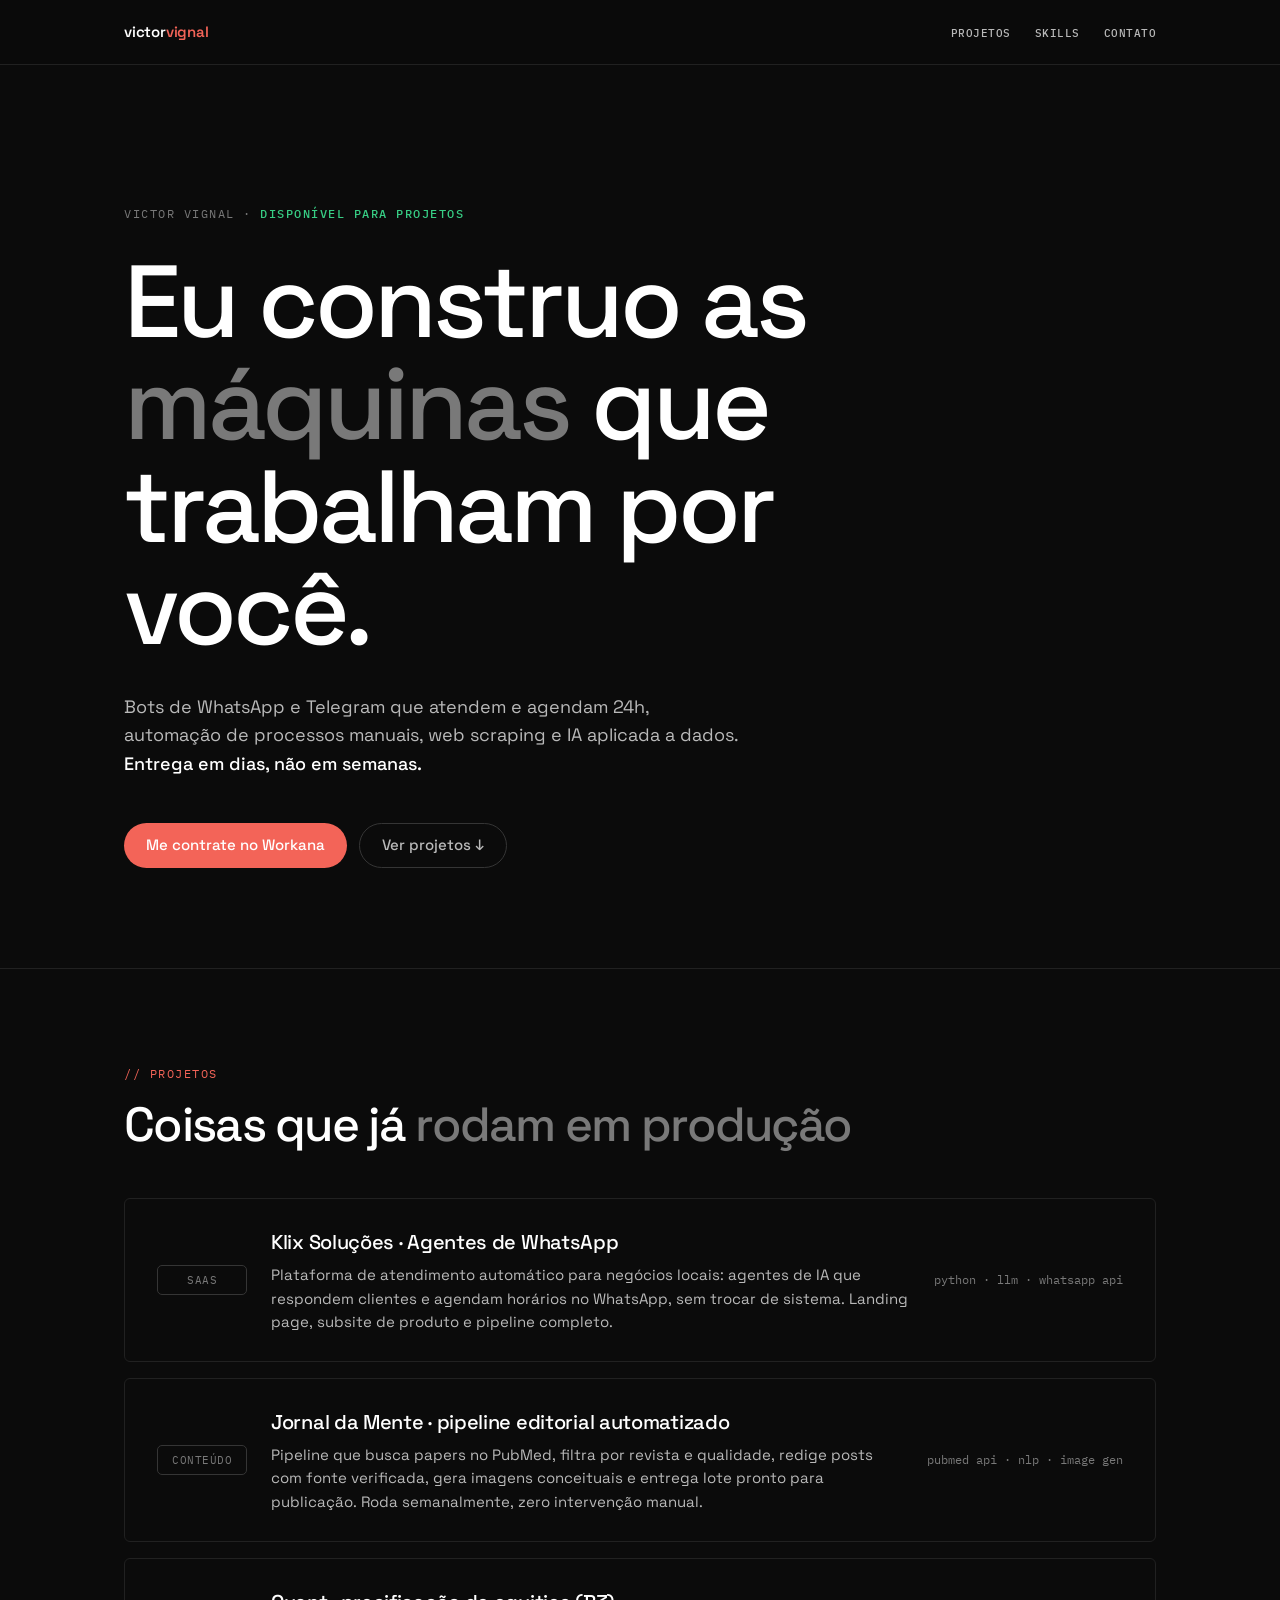
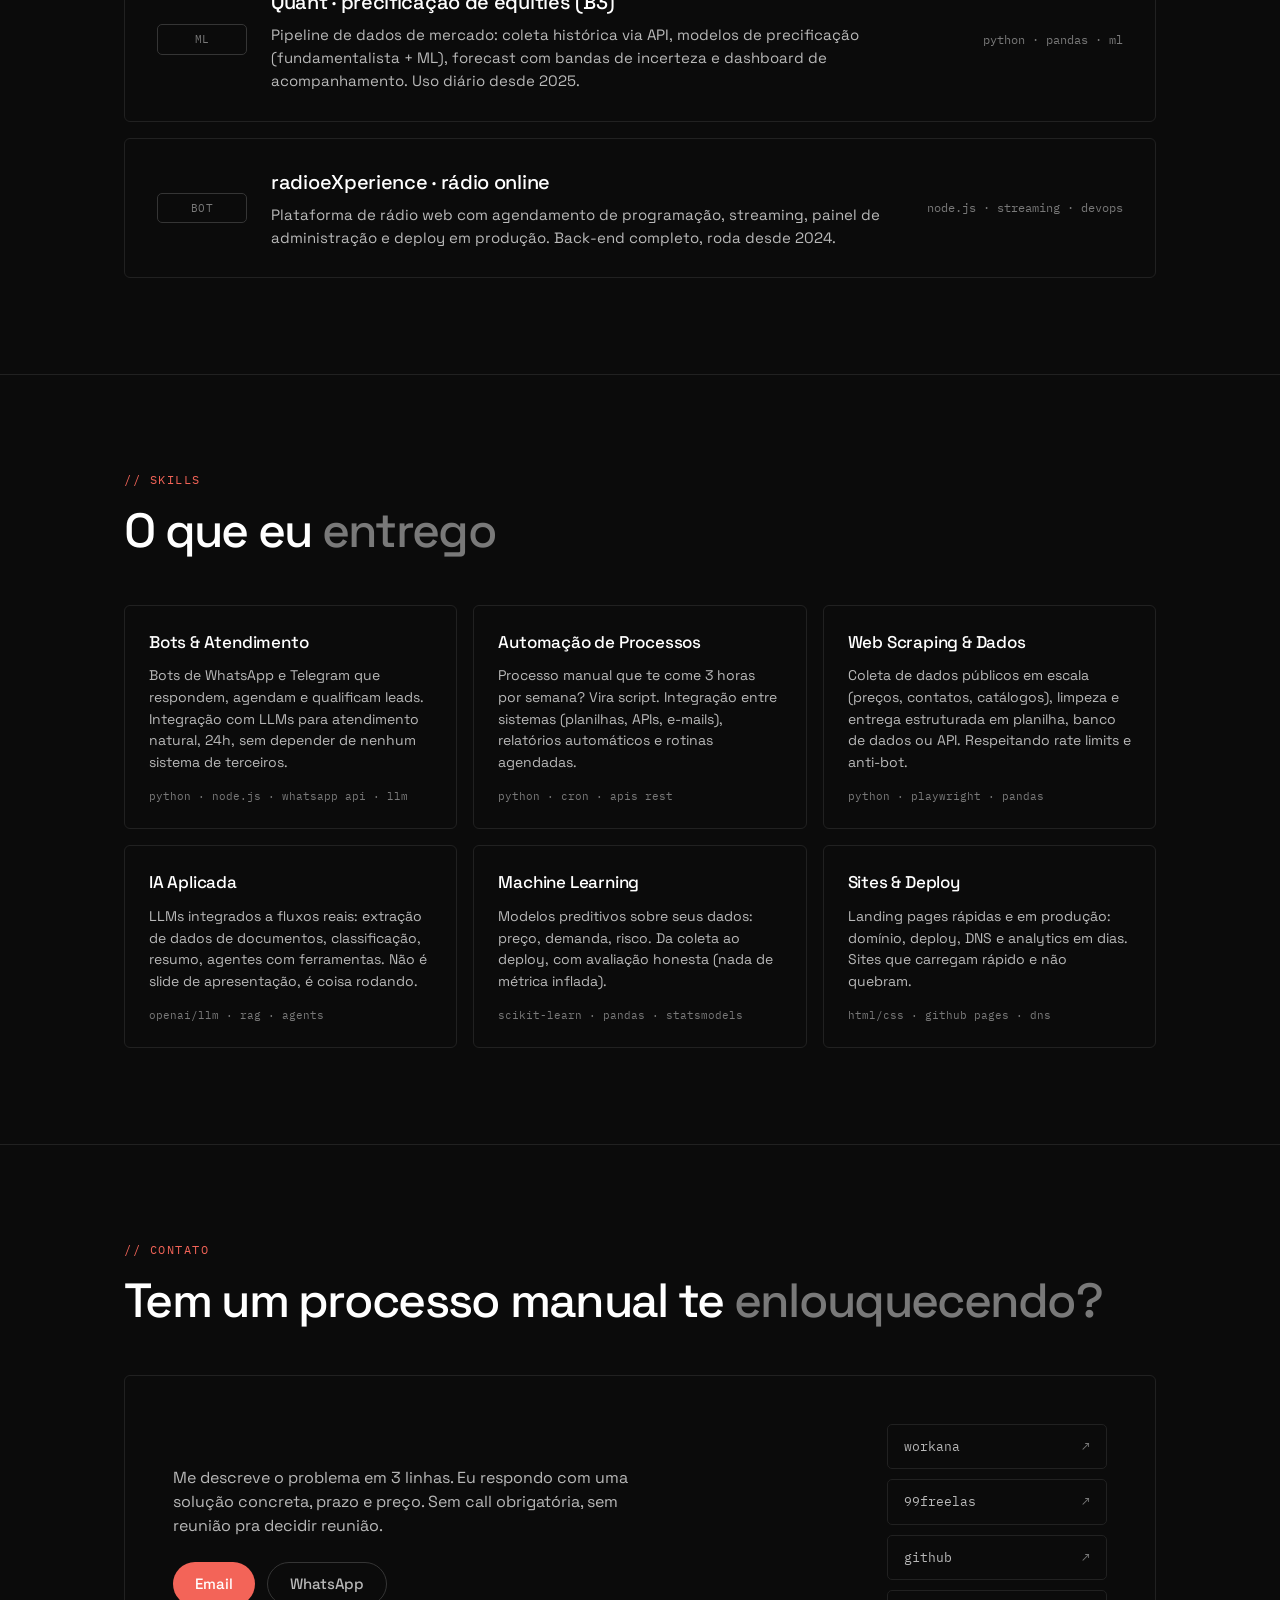
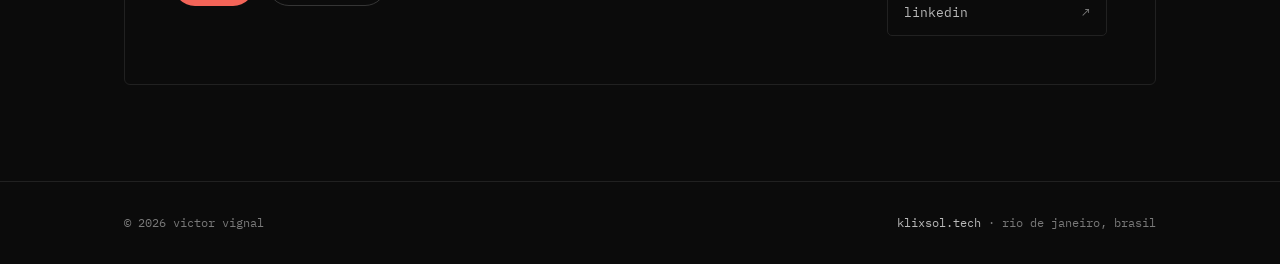
<file: index.html>
<!doctype html>
<html lang="pt-BR">
<head>
  <meta charset="UTF-8" />
  <meta name="viewport" content="width=device-width, initial-scale=1.0" />
  <title>Victor Vignal · Automação, bots e IA aplicada</title>
  <meta name="description" content="Portfólio de Victor Vignal: bots de WhatsApp e Telegram, automação de processos, web scraping e IA aplicada. Entrega rápida, código limpo." />
  <meta name="theme-color" content="#0b0b0b" />
  <meta property="og:title" content="Victor Vignal · Automação, bots e IA aplicada" />
  <meta property="og:description" content="Bots de WhatsApp e Telegram, automação de processos, web scraping e IA aplicada. Entrega rápida, código limpo." />
  <meta property="og:type" content="website" />
  <link rel="icon" type="image/svg+xml" href="assets/favicon.svg" />
  <link rel="preconnect" href="https://fonts.googleapis.com" />
  <link rel="preconnect" href="https://fonts.gstatic.com" crossorigin />
  <link rel="stylesheet" href="https://fonts.googleapis.com/css2?family=Space+Grotesk:wght@400;500;600&family=IBM+Plex+Mono:wght@400;500&display=swap" />
  <style>
    /* ============================================================
       TEMA: Sanity-inspired (getdesign.md/sanity)
       canvas #0b0b0b · coral #f36458 · hover #0052ef · mono Plex
       ============================================================ */
    :root {
      --canvas: #0b0b0b;
      --surface: #212121;
      --surface-2: #353535;
      --white: #ffffff;
      --silver: #b9b9b9;
      --gray: #797979;
      --coral: #f36458;
      --blue: #0052ef;
      --green: #37cd84;
      --border: #212121;
      --border-strong: #353535;
      --pill: 99999px;
    }

    * { margin: 0; padding: 0; box-sizing: border-box; }
    html { scroll-behavior: smooth; }

    body {
      background: var(--canvas);
      color: var(--white);
      font-family: 'Space Grotesk', ui-sans-serif, system-ui, sans-serif;
      -webkit-font-smoothing: antialiased;
      line-height: 1.5;
    }

    .mono {
      font-family: 'IBM Plex Mono', ui-monospace, monospace;
    }

    .wrap {
      max-width: 1080px;
      margin: 0 auto;
      padding: 0 24px;
    }

    /* ---- nav ---- */
    nav {
      position: sticky;
      top: 0;
      z-index: 100;
      background: rgba(11, 11, 11, 0.85);
      backdrop-filter: blur(12px);
      border-bottom: 1px solid var(--border);
    }
    .nav-inner {
      display: flex;
      align-items: center;
      justify-content: space-between;
      height: 64px;
    }
    .nav-logo {
      font-size: 15px;
      font-weight: 600;
      letter-spacing: -0.2px;
      color: var(--white);
      text-decoration: none;
    }
    .nav-logo span { color: var(--coral); }
    .nav-links {
      display: flex;
      gap: 24px;
      list-style: none;
    }
    .nav-links a {
      font-family: 'IBM Plex Mono', monospace;
      font-size: 11px;
      font-weight: 500;
      text-transform: uppercase;
      letter-spacing: 0.5px;
      color: var(--silver);
      text-decoration: none;
      transition: color 0.15s ease;
    }
    .nav-links a:hover { color: var(--blue); }

    /* ---- hero ---- */
    .hero {
      padding: 140px 0 100px;
      border-bottom: 1px solid var(--border);
    }
    .hero-eyebrow {
      font-family: 'IBM Plex Mono', monospace;
      font-size: 12px;
      text-transform: uppercase;
      letter-spacing: 1.5px;
      color: var(--gray);
      margin-bottom: 28px;
    }
    .hero-eyebrow b { color: var(--green); font-weight: 500; }
    h1.hero-title {
      font-size: clamp(48px, 8vw, 104px);
      font-weight: 500;
      line-height: 1.0;
      letter-spacing: -4px;
      max-width: 900px;
    }
    h1.hero-title .dim { color: var(--gray); }
    .hero-sub {
      margin-top: 32px;
      font-size: 18px;
      line-height: 1.6;
      color: var(--silver);
      max-width: 620px;
    }
    .hero-sub strong { color: var(--white); font-weight: 500; }
    .hero-ctas {
      margin-top: 44px;
      display: flex;
      gap: 12px;
      flex-wrap: wrap;
    }
    .btn {
      display: inline-flex;
      align-items: center;
      gap: 8px;
      padding: 10px 22px;
      border-radius: var(--pill);
      font-size: 15px;
      font-weight: 500;
      text-decoration: none;
      transition: background 0.18s ease, color 0.18s ease, border 0.18s ease;
      border: none;
      cursor: pointer;
    }
    .btn-coral {
      background: var(--coral);
      color: var(--white);
    }
    .btn-coral:hover { background: var(--blue); }
    .btn-ghost {
      background: transparent;
      color: var(--silver);
      border: 1px solid var(--border-strong);
    }
    .btn-ghost:hover {
      background: var(--blue);
      color: var(--white);
      border-color: var(--blue);
    }

    /* ---- sections ---- */
    section { padding: 96px 0; }
    section + section { border-top: 1px solid var(--border); }

    .sec-eyebrow {
      font-family: 'IBM Plex Mono', monospace;
      font-size: 12px;
      text-transform: uppercase;
      letter-spacing: 1.5px;
      color: var(--coral);
      margin-bottom: 16px;
    }
    h2.sec-title {
      font-size: clamp(32px, 4.5vw, 48px);
      font-weight: 500;
      letter-spacing: -1.7px;
      line-height: 1.08;
      margin-bottom: 48px;
    }
    h2.sec-title .dim { color: var(--gray); }

    /* ---- projetos ---- */
    .projects {
      display: flex;
      flex-direction: column;
      gap: 16px;
    }
    .project {
      display: grid;
      grid-template-columns: 90px 1fr auto;
      gap: 24px;
      align-items: center;
      background: var(--canvas);
      border: 1px solid var(--border);
      border-radius: 6px;
      padding: 28px 32px;
      text-decoration: none;
      transition: border-color 0.18s ease, background 0.18s ease, transform 0.18s ease;
    }
    .project:hover {
      border-color: var(--blue);
      background: #101010;
      transform: translateX(4px);
    }
    .project-tag {
      font-family: 'IBM Plex Mono', monospace;
      font-size: 11px;
      text-transform: uppercase;
      letter-spacing: 0.5px;
      color: var(--gray);
      border: 1px solid var(--border-strong);
      border-radius: 5px;
      padding: 6px 10px;
      text-align: center;
    }
    .project-info h3 {
      font-size: 20px;
      font-weight: 500;
      letter-spacing: -0.3px;
      margin-bottom: 6px;
      color: var(--white);
    }
    .project:hover h3 { color: var(--blue); }
    .project-info p {
      font-size: 15px;
      color: var(--silver);
      line-height: 1.55;
      max-width: 640px;
    }
    .project-stack {
      font-family: 'IBM Plex Mono', monospace;
      font-size: 12px;
      color: var(--gray);
      white-space: nowrap;
    }
    @media (max-width: 720px) {
      .project { grid-template-columns: 1fr; gap: 12px; }
      .project-stack { white-space: normal; }
    }

    /* ---- skills ---- */
    .skills-grid {
      display: grid;
      grid-template-columns: repeat(3, 1fr);
      gap: 16px;
    }
    @media (max-width: 860px) { .skills-grid { grid-template-columns: 1fr 1fr; } }
    @media (max-width: 560px) { .skills-grid { grid-template-columns: 1fr; } }
    .skill-card {
      border: 1px solid var(--border);
      border-radius: 6px;
      padding: 24px;
      transition: border-color 0.18s ease;
    }
    .skill-card:hover { border-color: var(--blue); }
    .skill-card h3 {
      font-size: 17px;
      font-weight: 500;
      letter-spacing: -0.2px;
      margin-bottom: 10px;
    }
    .skill-card p {
      font-size: 14px;
      color: var(--silver);
      line-height: 1.55;
    }
    .skill-card .mono-tag {
      font-family: 'IBM Plex Mono', monospace;
      font-size: 11px;
      color: var(--gray);
      margin-top: 14px;
      display: block;
    }

    /* ---- contato ---- */
    .contact-box {
      border: 1px solid var(--border);
      border-radius: 6px;
      padding: 48px;
      display: flex;
      justify-content: space-between;
      align-items: center;
      gap: 32px;
      flex-wrap: wrap;
    }
    .contact-box h2 {
      font-size: clamp(28px, 4vw, 40px);
      font-weight: 500;
      letter-spacing: -1.2px;
      line-height: 1.1;
    }
    .contact-box p {
      color: var(--silver);
      font-size: 16px;
      margin-top: 12px;
      max-width: 460px;
    }
    .contact-links {
      display: flex;
      flex-direction: column;
      gap: 10px;
      min-width: 220px;
    }
    .contact-link {
      display: flex;
      align-items: center;
      justify-content: space-between;
      gap: 16px;
      font-family: 'IBM Plex Mono', monospace;
      font-size: 13px;
      color: var(--silver);
      text-decoration: none;
      border: 1px solid var(--border);
      border-radius: 5px;
      padding: 12px 16px;
      transition: border-color 0.18s ease, color 0.18s ease;
    }
    .contact-link:hover {
      border-color: var(--blue);
      color: var(--white);
    }
    .contact-link .arrow { color: var(--gray); }

    /* ---- footer ---- */
    footer {
      border-top: 1px solid var(--border);
      padding: 32px 0;
    }
    .foot-inner {
      display: flex;
      justify-content: space-between;
      align-items: center;
      font-family: 'IBM Plex Mono', monospace;
      font-size: 12px;
      color: var(--gray);
      flex-wrap: wrap;
      gap: 12px;
    }
    .foot-inner a {
      color: var(--silver);
      text-decoration: none;
    }
    .foot-inner a:hover { color: var(--blue); }
  </style>
</head>
<body>

<nav>
  <div class="wrap nav-inner">
    <a class="nav-logo" href="#">victor<span>vignal</span></a>
    <ul class="nav-links">
      <li><a href="#projetos">projetos</a></li>
      <li><a href="#skills">skills</a></li>
      <li><a href="#contato">contato</a></li>
    </ul>
  </div>
</nav>

<header class="hero">
  <div class="wrap">
    <p class="hero-eyebrow">Victor Vignal · <b>disponível para projetos</b></p>
    <h1 class="hero-title">Eu construo as <span class="dim">máquinas</span> que trabalham por você.</h1>
    <p class="hero-sub">
      Bots de WhatsApp e Telegram que atendem e agendam 24h, automação de processos
      manuais, web scraping e IA aplicada a dados. <strong>Entrega em dias, não em semanas.</strong>
    </p>
    <div class="hero-ctas">
      <a class="btn btn-coral" href="#contato">Me contrate no Workana</a>
      <a class="btn btn-ghost" href="#projetos">Ver projetos ↓</a>
    </div>
  </div>
</header>

<section id="projetos">
  <div class="wrap">
    <p class="sec-eyebrow">// projetos</p>
    <h2 class="sec-title">Coisas que já <span class="dim">rodam em produção</span></h2>

    <div class="projects">

      <a class="project" href="https://klixsol.tech" target="_blank" rel="noopener">
        <span class="project-tag">SaaS</span>
        <div class="project-info">
          <h3>Klix Soluções · Agentes de WhatsApp</h3>
          <p>Plataforma de atendimento automático para negócios locais: agentes de IA que respondem
          clientes e agendam horários no WhatsApp, sem trocar de sistema. Landing page, subsite de
          produto e pipeline completo.</p>
        </div>
        <span class="project-stack">python · llm · whatsapp api</span>
      </a>

      <a class="project" href="https://x.com/jornaldamente" target="_blank" rel="noopener">
        <span class="project-tag">conteúdo</span>
        <div class="project-info">
          <h3>Jornal da Mente · pipeline editorial automatizado</h3>
          <p>Pipeline que busca papers no PubMed, filtra por revista e qualidade, redige posts com
          fonte verificada, gera imagens conceituais e entrega lote pronto para publicação.
          Roda semanalmente, zero intervenção manual.</p>
        </div>
        <span class="project-stack">pubmed api · nlp · image gen</span>
      </a>

      <a class="project" href="#" target="_blank" rel="noopener">
        <span class="project-tag">ml</span>
        <div class="project-info">
          <h3>Quant · precificação de equities (B3)</h3>
          <p>Pipeline de dados de mercado: coleta histórica via API, modelos de precificação
          (fundamentalista + ML), forecast com bandas de incerteza e dashboard de acompanhamento.
          Uso diário desde 2025.</p>
        </div>
        <span class="project-stack">python · pandas · ml</span>
      </a>

      <a class="project" href="#" target="_blank" rel="noopener">
        <span class="project-tag">bot</span>
        <div class="project-info">
          <h3>radioeXperience · rádio online</h3>
          <p>Plataforma de rádio web com agendamento de programação, streaming, painel de
          administração e deploy em produção. Back-end completo, roda desde 2024.</p>
        </div>
        <span class="project-stack">node.js · streaming · devops</span>
      </a>

    </div>
  </div>
</section>

<section id="skills">
  <div class="wrap">
    <p class="sec-eyebrow">// skills</p>
    <h2 class="sec-title">O que eu <span class="dim">entrego</span></h2>

    <div class="skills-grid">

      <div class="skill-card">
        <h3>Bots &amp; Atendimento</h3>
        <p>Bots de WhatsApp e Telegram que respondem, agendam e qualificam leads. Integração com
        LLMs para atendimento natural, 24h, sem depender de nenhum sistema de terceiros.</p>
        <span class="mono-tag">python · node.js · whatsapp api · llm</span>
      </div>

      <div class="skill-card">
        <h3>Automação de Processos</h3>
        <p>Processo manual que te come 3 horas por semana? Vira script. Integração entre sistemas
        (planilhas, APIs, e-mails), relatórios automáticos e rotinas agendadas.</p>
        <span class="mono-tag">python · cron · apis rest</span>
      </div>

      <div class="skill-card">
        <h3>Web Scraping &amp; Dados</h3>
        <p>Coleta de dados públicos em escala (preços, contatos, catálogos), limpeza e entrega
        estruturada em planilha, banco de dados ou API. Respeitando rate limits e anti-bot.</p>
        <span class="mono-tag">python · playwright · pandas</span>
      </div>

      <div class="skill-card">
        <h3>IA Aplicada</h3>
        <p>LLMs integrados a fluxos reais: extração de dados de documentos, classificação,
        resumo, agentes com ferramentas. Não é slide de apresentação, é coisa rodando.</p>
        <span class="mono-tag">openai/llm · rag · agents</span>
      </div>

      <div class="skill-card">
        <h3>Machine Learning</h3>
        <p>Modelos preditivos sobre seus dados: preço, demanda, risco. Da coleta ao deploy,
        com avaliação honesta (nada de métrica inflada).</p>
        <span class="mono-tag">scikit-learn · pandas · statsmodels</span>
      </div>

      <div class="skill-card">
        <h3>Sites &amp; Deploy</h3>
        <p>Landing pages rápidas e em produção: domínio, deploy, DNS e analytics em dias.
        Sites que carregam rápido e não quebram.</p>
        <span class="mono-tag">html/css · github pages · dns</span>
      </div>

    </div>
  </div>
</section>

<section id="contato">
  <div class="wrap">
    <p class="sec-eyebrow">// contato</p>
    <h2 class="sec-title">Tem um processo manual te <span class="dim">enlouquecendo?</span></h2>

    <div class="contact-box">
      <div>
        <p>Me descreve o problema em 3 linhas. Eu respondo com uma solução
        concreta, prazo e preço. Sem call obrigatória, sem reunião pra decidir reunião.</p>
        <div class="hero-ctas" style="margin-top: 24px;">
          <a class="btn btn-coral" href="mailto:contato@victorvignal.me">Email</a>
          <a class="btn btn-ghost" href="https://wa.me/5521999999999">WhatsApp</a>
        </div>
      </div>
      <div class="contact-links">
        <a class="contact-link" href="https://www.workana.com/freelancer/[username]" target="_blank" rel="noopener">
          workana <span class="arrow">↗</span>
        </a>
        <a class="contact-link" href="https://www.99freelas.com.br/[username]" target="_blank" rel="noopener">
          99freelas <span class="arrow">↗</span>
        </a>
        <a class="contact-link" href="https://github.com/victorvignal" target="_blank" rel="noopener">
          github <span class="arrow">↗</span>
        </a>
        <a class="contact-link" href="https://www.linkedin.com/in/[perfil]" target="_blank" rel="noopener">
          linkedin <span class="arrow">↗</span>
        </a>
      </div>
    </div>
  </div>
</section>

<footer>
  <div class="wrap foot-inner">
    <span>© 2026 victor vignal</span>
    <span><a href="https://klixsol.tech">klixsol.tech</a> · rio de janeiro, brasil</span>
  </div>
</footer>

</body>
</html>
</file>
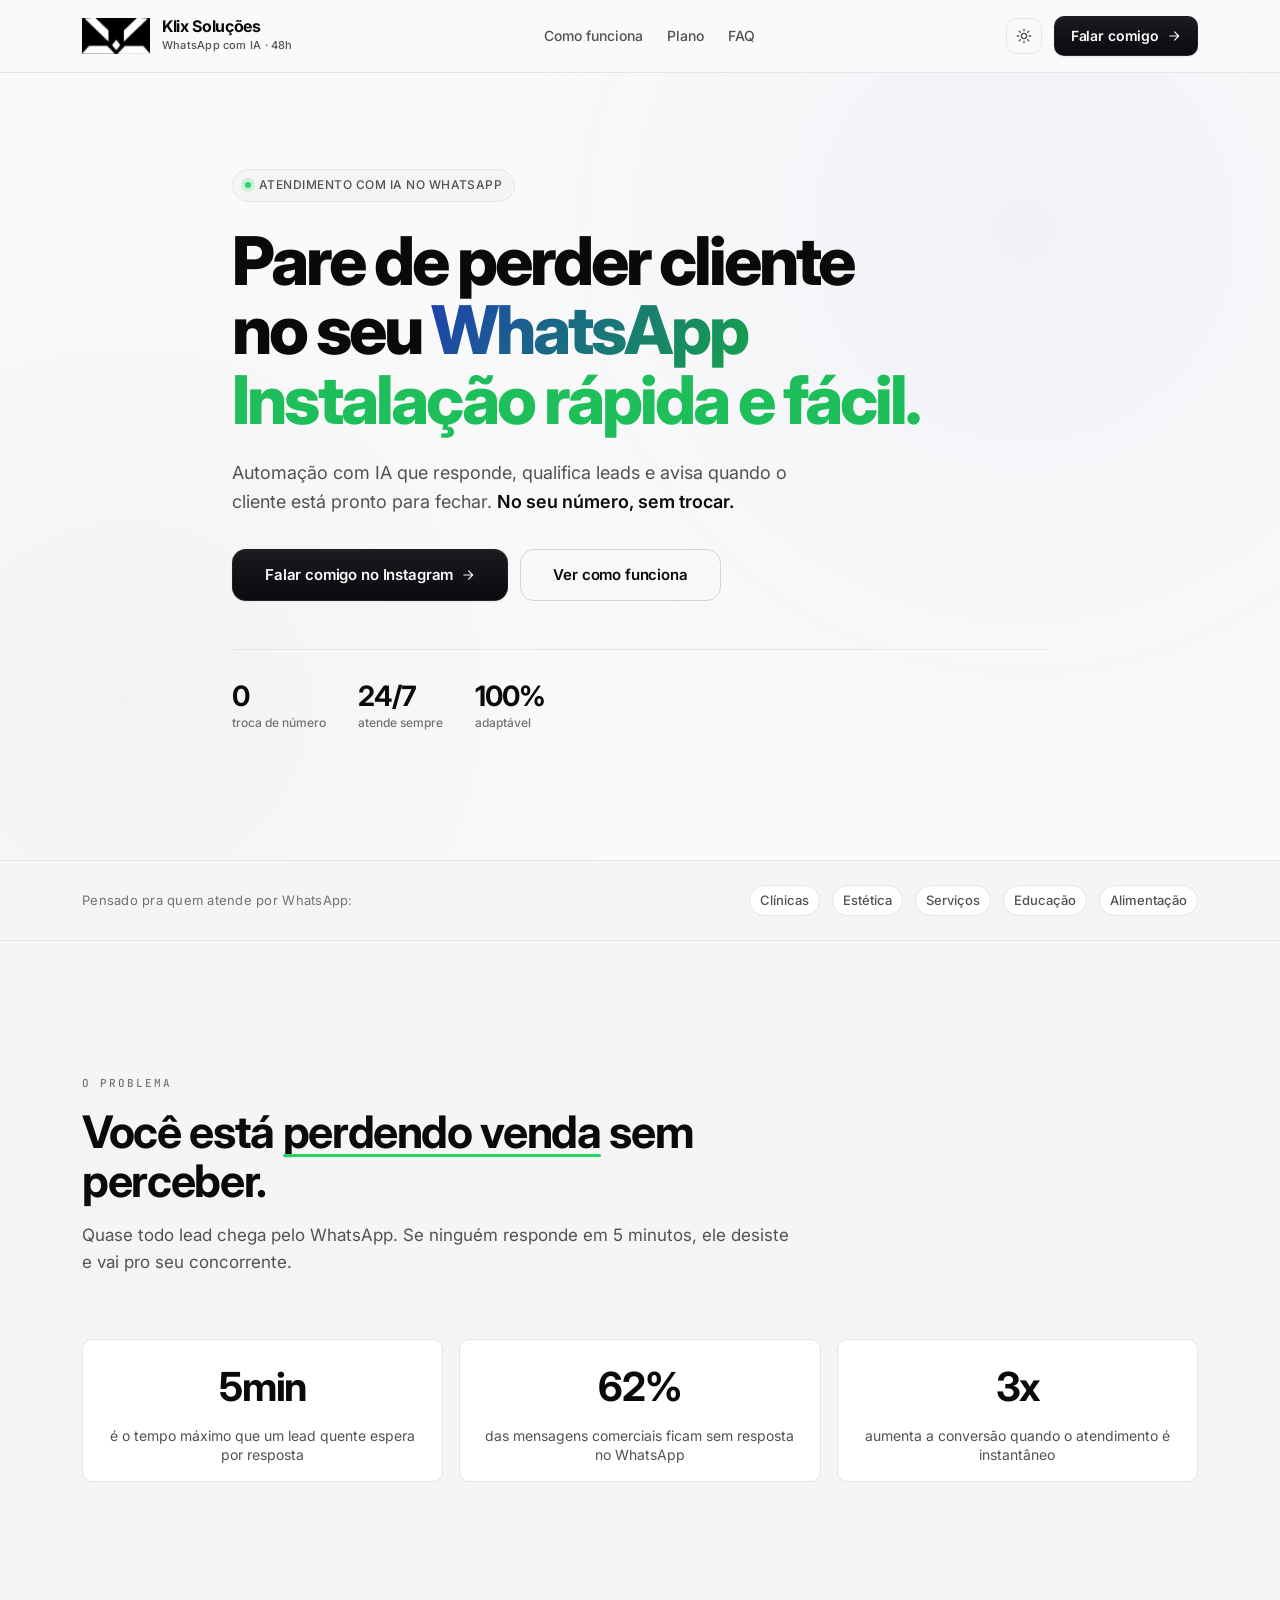
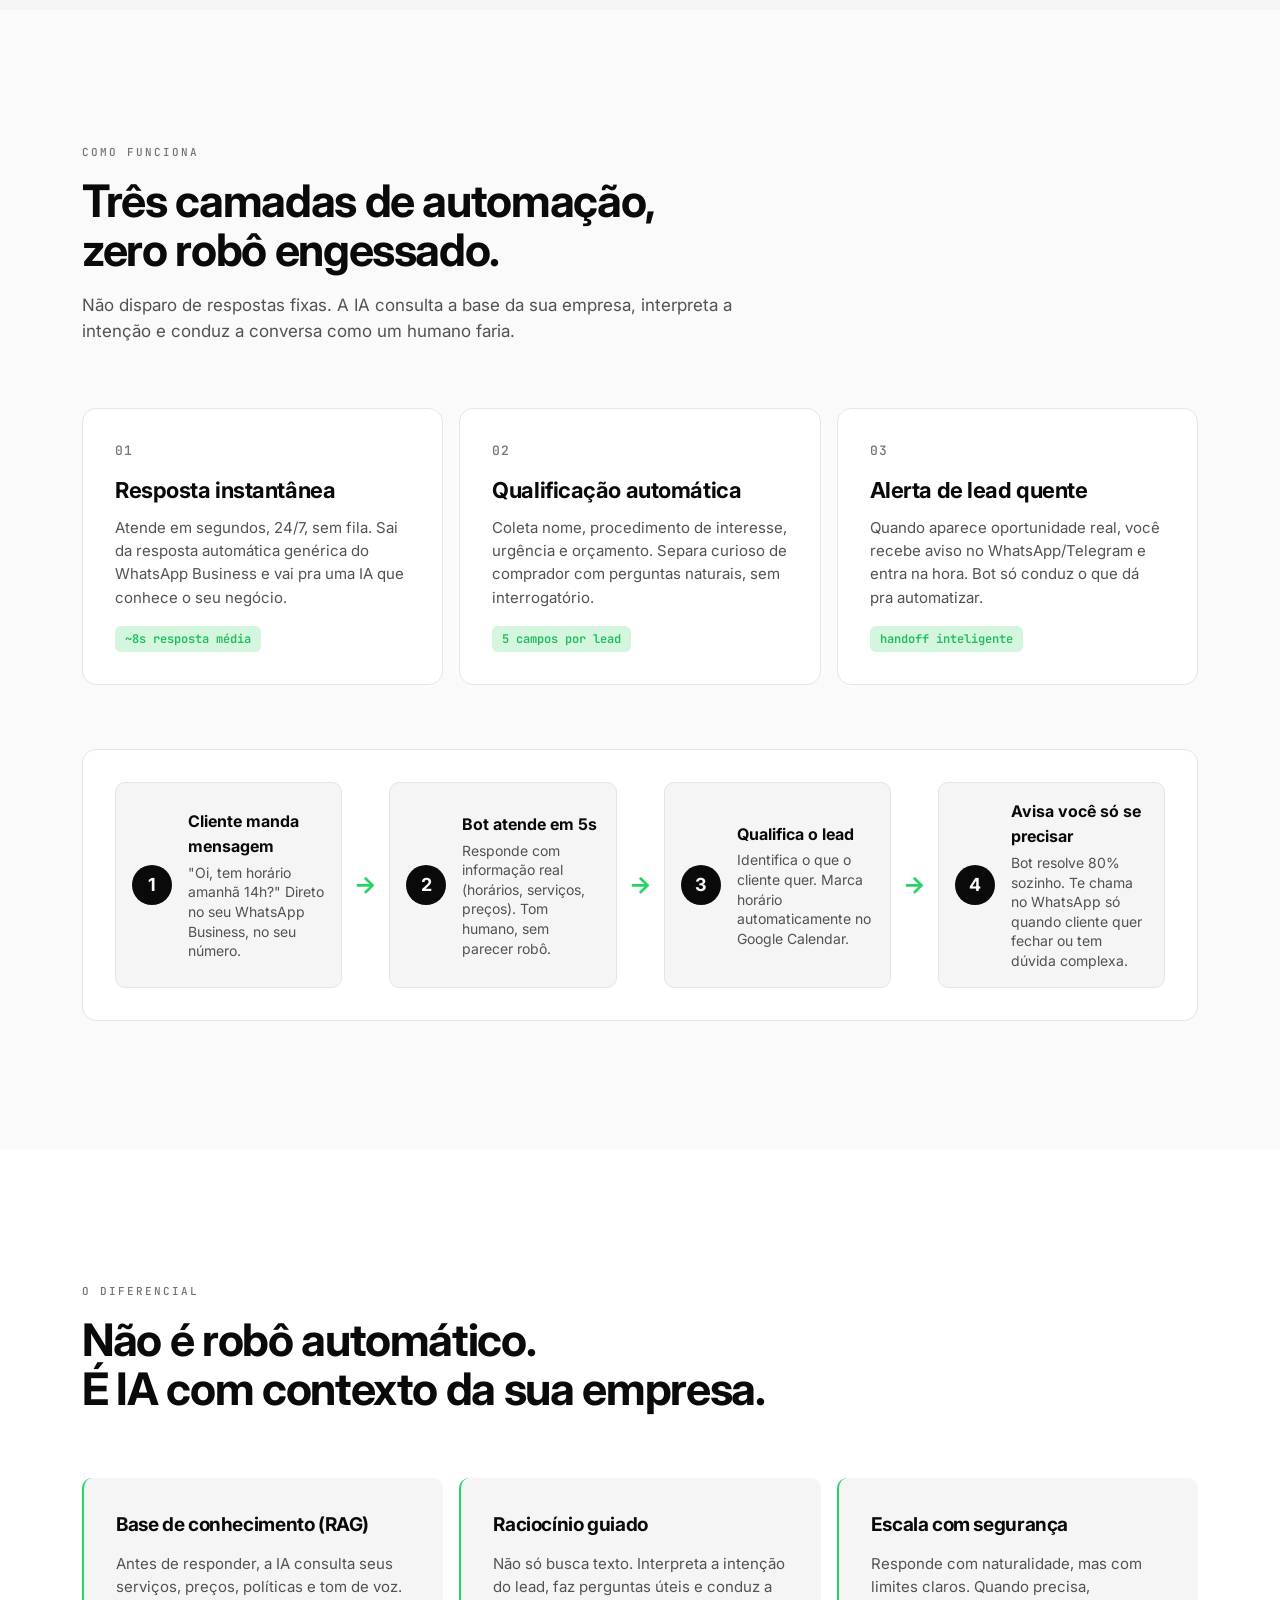
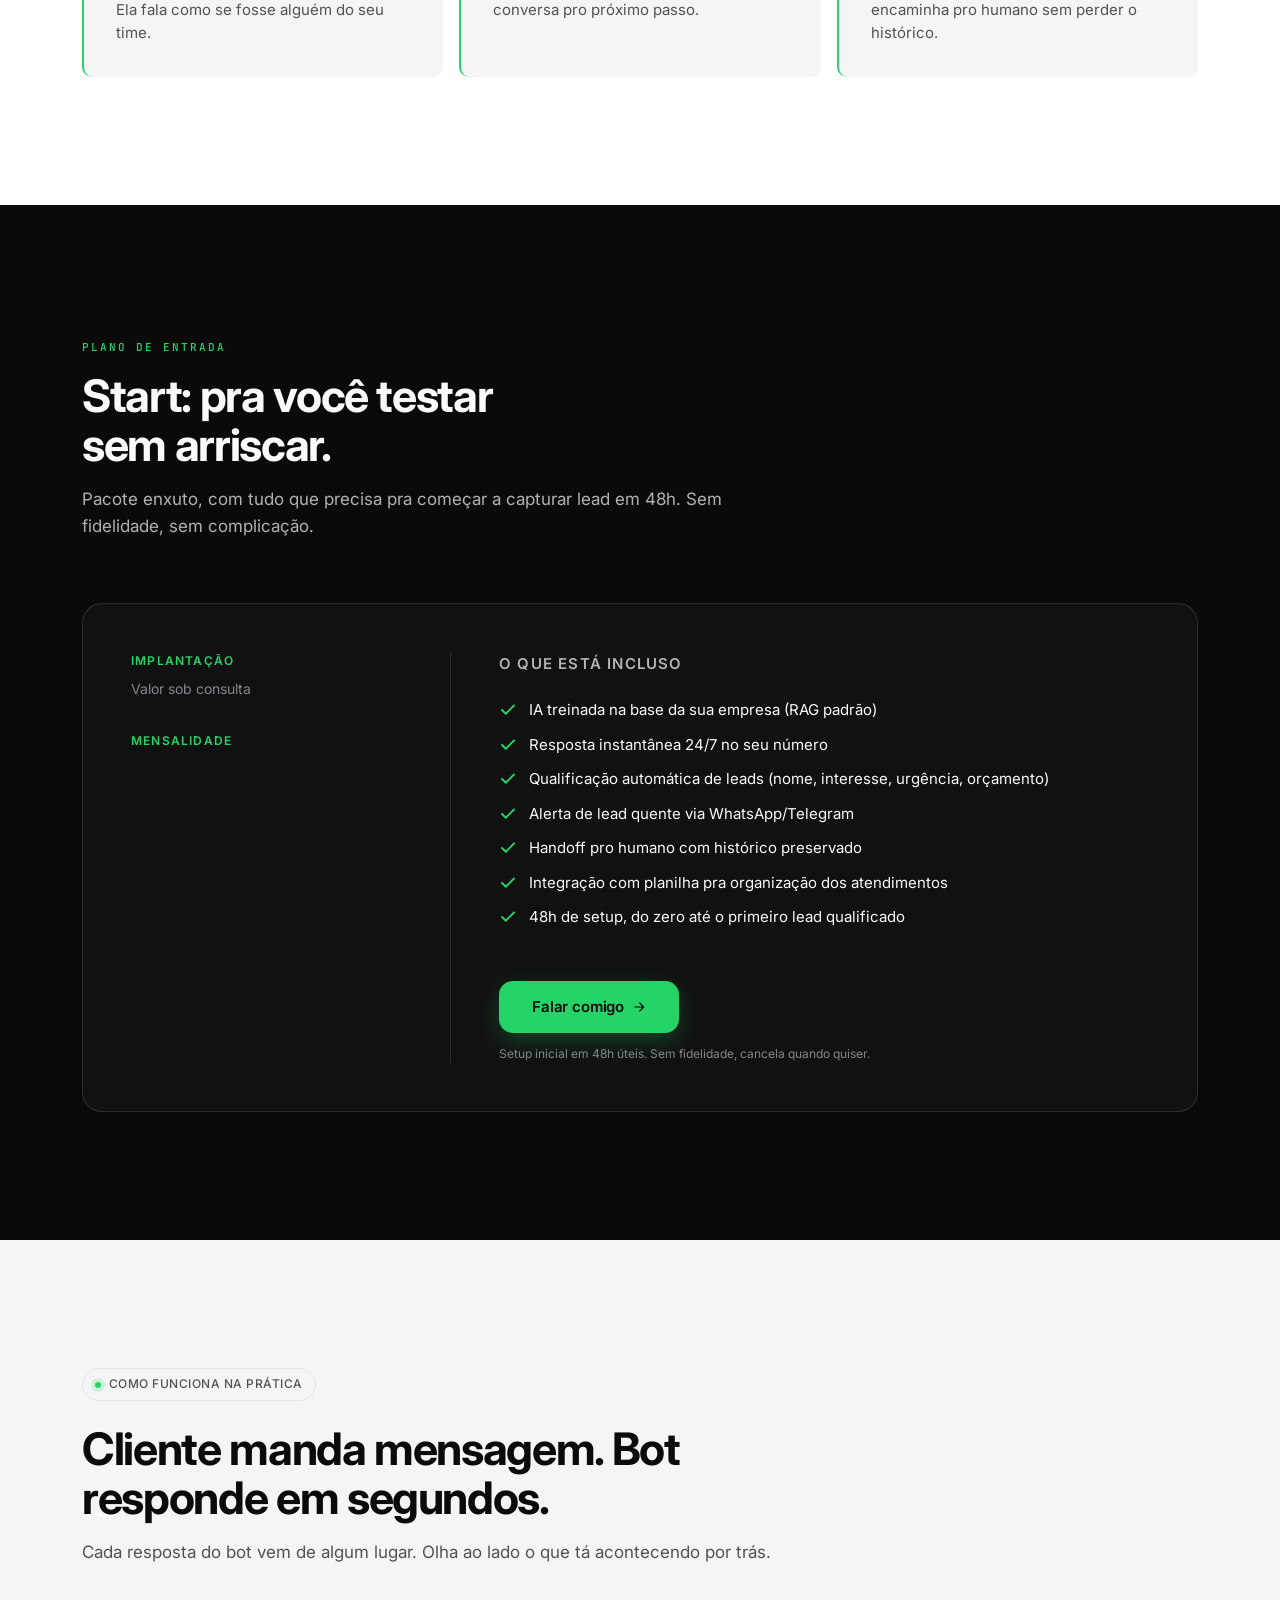
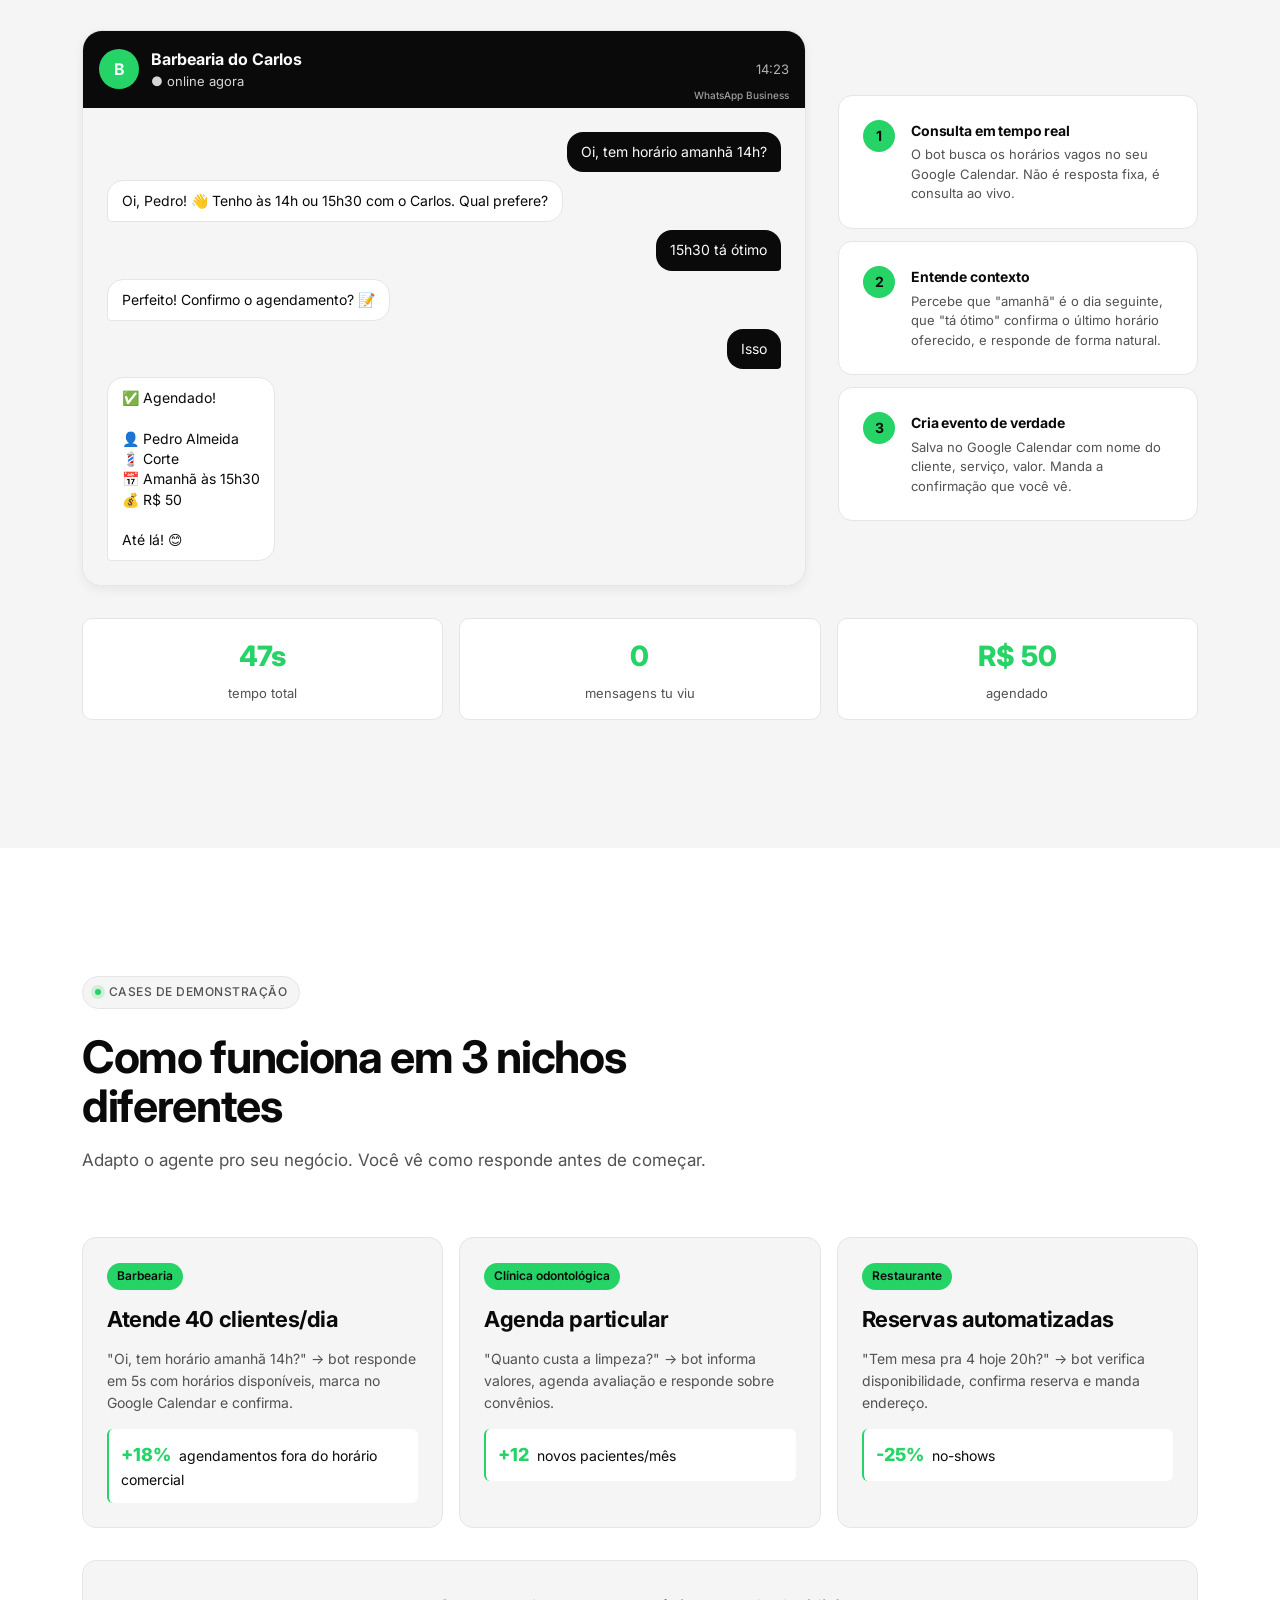
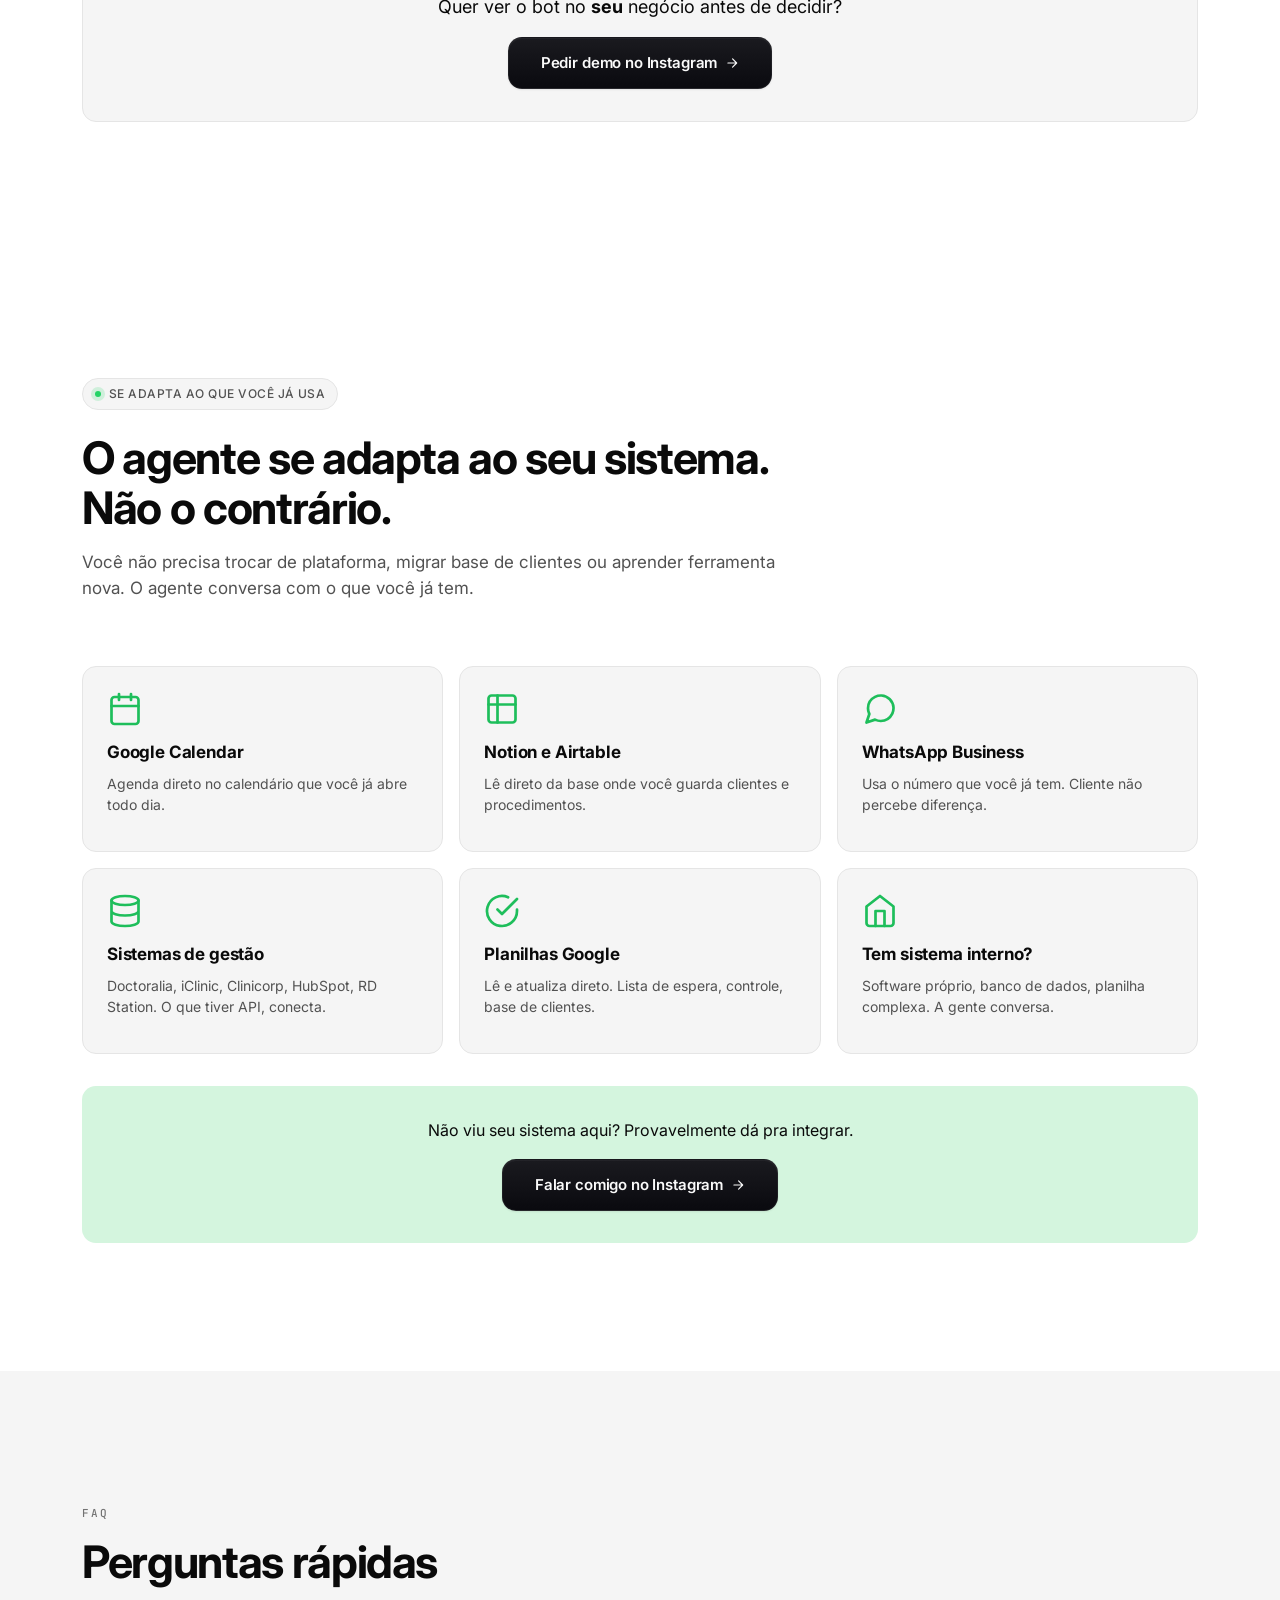
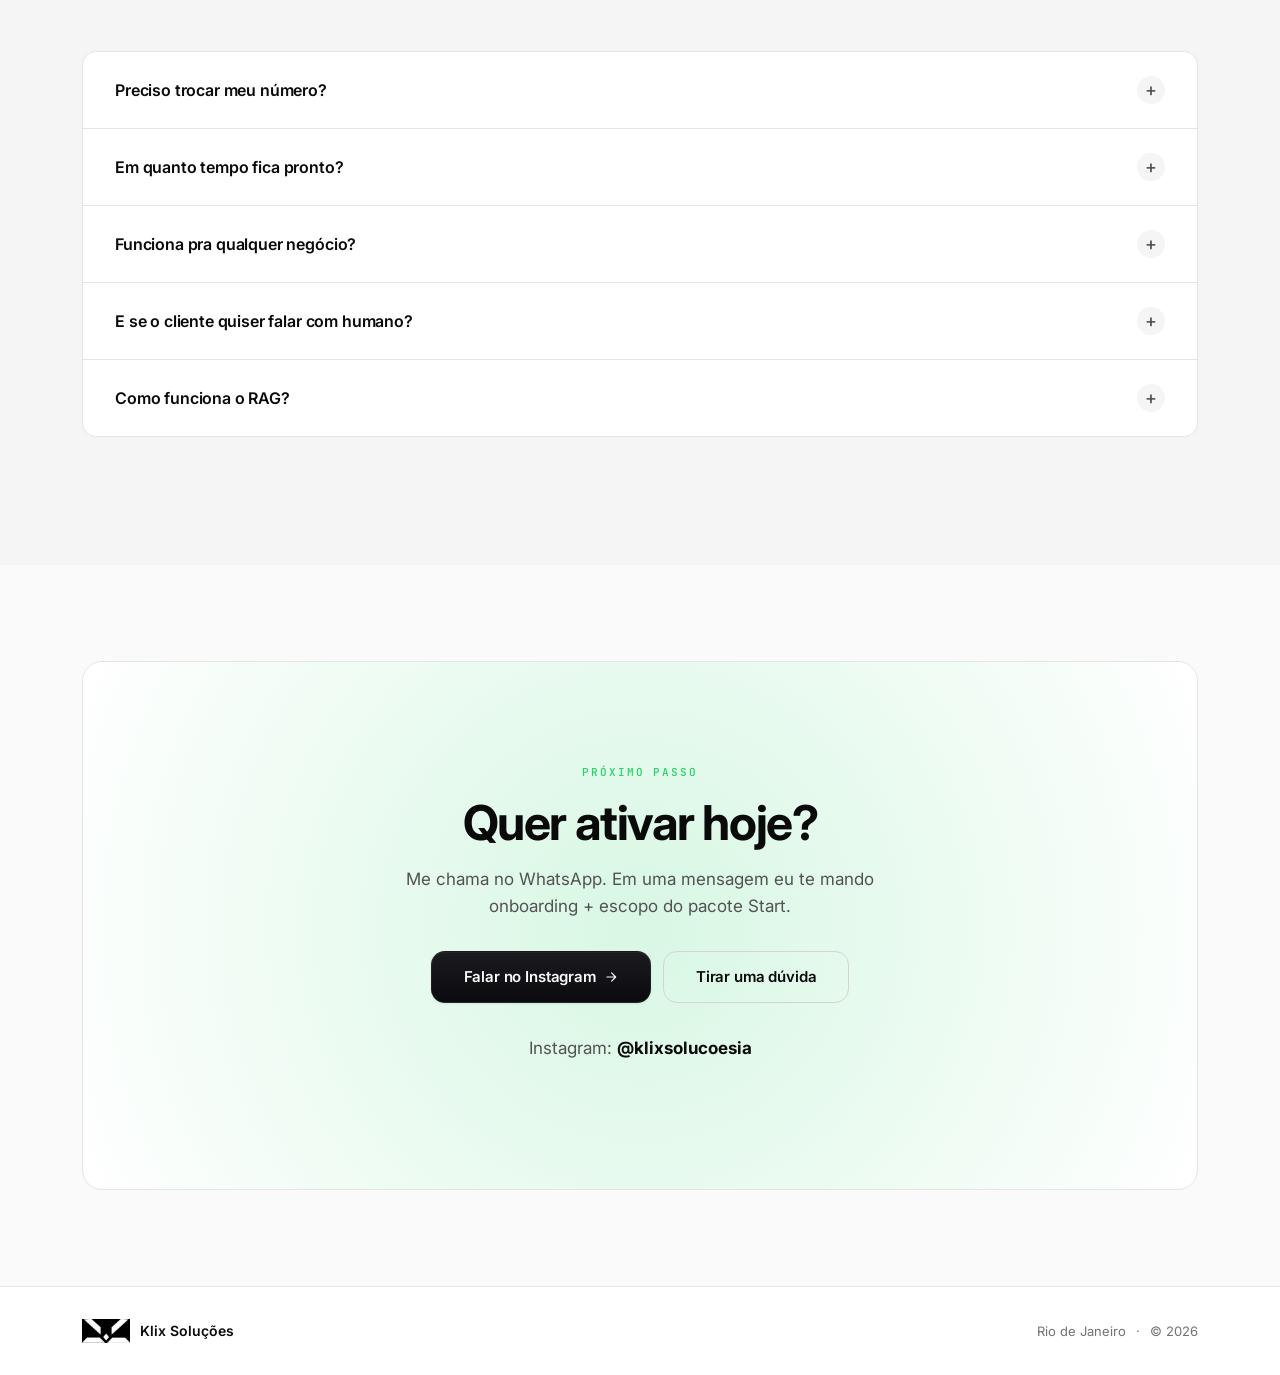
<file: whatsapp/index.html>
<!doctype html>
<html lang="pt-BR">
<head>
  <meta charset="UTF-8" />
  <meta name="viewport" content="width=device-width, initial-scale=1.0" />
  <title>Klix Soluções | WhatsApp com IA em 48h</title>
  <meta name="description" content="Automação com IA no WhatsApp. Resposta instantânea, qualificação automática de leads e alerta de lead quente pra clínicas, estética e serviços." />
  <meta name="theme-color" content="#0a0a0a" />
  <meta property="og:title" content="Klix Soluções · WhatsApp com IA em 48h" />
  <meta property="og:description" content="Resposta, qualificação e alerta no seu número, sem trocar." />
  <meta property="og:type" content="website" />
  <meta property="og:image" content="assets/og-cover.svg" />
  <link rel="icon" type="image/svg+xml" href="assets/favicon.svg" />
  <link rel="preconnect" href="https://fonts.googleapis.com" />
  <link rel="preconnect" href="https://fonts.gstatic.com" crossorigin />
  <link rel="stylesheet" href="https://fonts.googleapis.com/css2?family=Inter:wght@400;500;600;700;800&family=JetBrains+Mono:wght@400;500&display=swap" />
  <link rel="stylesheet" href="styles.css" />
</head>
<body>

<!-- ========== NAV ========== -->
<header class="nav">
  <div class="container nav__inner">
    <a href="#top" class="brand" aria-label="Klix Soluções">
      <img class="brand__mark" src="assets/logo-mark.png" alt="Klix Soluções" width="68" height="36" />
      <div class="brand__text">
        <strong>Klix Soluções</strong>
        <span>WhatsApp com IA · 48h</span>
      </div>
    </a>
    <nav class="nav__links" aria-label="Navegação principal">
      <a href="#como-funciona">Como funciona</a>
      <a href="#planos">Plano</a>
      <a href="#faq">FAQ</a>
    </nav>
    <div class="nav__actions">
      <button id="theme-toggle" class="theme-toggle" type="button" aria-label="Alternar tema">
        <svg class="icon-sun" viewBox="0 0 24 24" fill="none" stroke="currentColor" stroke-width="2" stroke-linecap="round" stroke-linejoin="round" aria-hidden="true">
          <circle cx="12" cy="12" r="4"/><path d="M12 2v2M12 20v2M4.93 4.93l1.41 1.41M17.66 17.66l1.41 1.41M2 12h2M20 12h2M4.93 19.07l1.41-1.41M17.66 6.34l1.41-1.41"/>
        </svg>
        <svg class="icon-moon" viewBox="0 0 24 24" fill="none" stroke="currentColor" stroke-width="2" stroke-linecap="round" stroke-linejoin="round" aria-hidden="true">
          <path d="M21 12.79A9 9 0 1 1 11.21 3 7 7 0 0 0 21 12.79z"/>
        </svg>
      </button>
      <a id="cta-top" class="btn btn--primary" href="https://instagram.com/klixsolucoesia" target="_blank" rel="noopener">
        Falar comigo
        <svg class="icon-arrow" viewBox="0 0 24 24" fill="none" stroke="currentColor" stroke-width="2" stroke-linecap="round" stroke-linejoin="round" aria-hidden="true"><path d="M5 12h14M13 5l7 7-7 7"/></svg>
      </a>
    </div>
  </div>
</header>

<main id="top">

  <!-- ========== HERO ========== -->
  <section class="hero">
    <div class="hero__bg" aria-hidden="true"></div>
    <div class="container hero__inner">
      <div class="hero__copy">
        <div class="eyebrow">
          <span class="eyebrow__dot"></span>
          Atendimento com IA no WhatsApp
        </div>
        <h1 class="hero__title">
          Pare de perder cliente<br>
          no seu <em class="brand-highlight">WhatsApp</em><br>
          <span class="hero__title-emph">Instalação rápida e fácil.</span>
        </h1>
        <p class="hero__sub">
          Automação com IA que responde, qualifica leads e avisa quando o cliente está pronto para fechar. <strong>No seu número, sem trocar.</strong>
        </p>
        <div class="hero__cta-row">
          <a id="cta-hero" class="btn btn--primary btn--lg" href="https://instagram.com/klixsolucoesia" target="_blank" rel="noopener">
            Falar comigo no Instagram
            <svg class="icon-arrow" viewBox="0 0 24 24" fill="none" stroke="currentColor" stroke-width="2" stroke-linecap="round" stroke-linejoin="round" aria-hidden="true"><path d="M5 12h14M13 5l7 7-7 7"/></svg>
          </a>
          <a class="btn btn--ghost btn--lg" href="#como-funciona">
            Ver como funciona
          </a>
        </div>
        <div class="hero__meta">
          <div class="hero__meta-item">
            <strong>0</strong>
            <span>troca de número</span>
          </div>
          <div class="hero__meta-item">
            <strong>24/7</strong>
            <span>atende sempre</span>
          </div>
          <div class="hero__meta-item">
            <strong>100%</strong>
            <span>adaptável</span>
          </div>
        </div>
      </div>
    </div>
  </section>

  <!-- ========== TRUST BAR ========== -->
  <section class="trustbar">
    <div class="container">
      <p class="trustbar__text">Pensado pra quem atende por WhatsApp:</p>
      <ul class="trustbar__list">
        <li>Clínicas</li>
        <li>Estética</li>
        <li>Serviços</li>
        <li>Educação</li>
        <li>Alimentação</li>
      </ul>
    </div>
  </section>

  <!-- ========== PROBLEMA ========== -->
  <section class="section section--problem">
    <div class="container">
      <div class="section__head">
        <span class="kicker">O problema</span>
        <h2>Você está <em>perdendo venda</em> sem perceber.</h2>
        <p>Quase todo lead chega pelo WhatsApp. Se ninguém responde em 5 minutos, ele desiste e vai pro seu concorrente.</p>
      </div>
      <div class="stats">
        <article class="stat">
          <strong>5min</strong>
          <p>é o tempo máximo que um lead quente espera por resposta</p>
        </article>
        <article class="stat">
          <strong>62%</strong>
          <p>das mensagens comerciais ficam sem resposta no WhatsApp</p>
        </article>
        <article class="stat">
          <strong>3x</strong>
          <p>aumenta a conversão quando o atendimento é instantâneo</p>
        </article>
      </div>
    </div>
  </section>

  <!-- ========== SOLUÇÃO ========== -->
  <section class="section section--solution" id="como-funciona">
    <div class="container">
      <div class="section__head">
        <span class="kicker">Como funciona</span>
        <h2>Três camadas de automação,<br>zero robô engessado.</h2>
        <p>Não disparo de respostas fixas. A IA consulta a base da sua empresa, interpreta a intenção e conduz a conversa como um humano faria.</p>
      </div>
      <div class="cards">
        <article class="card">
          <div class="card__num">01</div>
          <h3>Resposta instantânea</h3>
          <p>Atende em segundos, 24/7, sem fila. Sai da resposta automática genérica do WhatsApp Business e vai pra uma IA que conhece o seu negócio.</p>
          <div class="card__tag">~8s resposta média</div>
        </article>
        <article class="card">
          <div class="card__num">02</div>
          <h3>Qualificação automática</h3>
          <p>Coleta nome, procedimento de interesse, urgência e orçamento. Separa curioso de comprador com perguntas naturais, sem interrogatório.</p>
          <div class="card__tag">5 campos por lead</div>
        </article>
        <article class="card">
          <div class="card__num">03</div>
          <h3>Alerta de lead quente</h3>
          <p>Quando aparece oportunidade real, você recebe aviso no WhatsApp/Telegram e entra na hora. Bot só conduz o que dá pra automatizar.</p>
          <div class="card__tag">handoff inteligente</div>
        </article>
      </div>
      <div class="process-grid">
        <div class="process-step">
          <div class="step-num">1</div>
          <div class="step-content">
            <div class="step-title">Cliente manda mensagem</div>
            <div class="step-desc">"Oi, tem horário amanhã 14h?" Direto no seu WhatsApp Business, no seu número.</div>
          </div>
        </div>
        <div class="step-arrow">→</div>
        <div class="process-step">
          <div class="step-num">2</div>
          <div class="step-content">
            <div class="step-title">Bot atende em 5s</div>
            <div class="step-desc">Responde com informação real (horários, serviços, preços). Tom humano, sem parecer robô.</div>
          </div>
        </div>
        <div class="step-arrow">→</div>
        <div class="process-step">
          <div class="step-num">3</div>
          <div class="step-content">
            <div class="step-title">Qualifica o lead</div>
            <div class="step-desc">Identifica o que o cliente quer. Marca horário automaticamente no Google Calendar.</div>
          </div>
        </div>
        <div class="step-arrow">→</div>
        <div class="process-step">
          <div class="step-num">4</div>
          <div class="step-content">
            <div class="step-title">Avisa você só se precisar</div>
            <div class="step-desc">Bot resolve 80% sozinho. Te chama no WhatsApp só quando cliente quer fechar ou tem dúvida complexa.</div>
          </div>
        </div>
      </div>
    </div>
  </section>

  <!-- ========== DIFERENCIAL ========== -->
  <section class="section section--diff">
    <div class="container">
      <div class="section__head">
        <span class="kicker">O diferencial</span>
        <h2>Não é robô automático.<br>É IA com contexto da sua empresa.</h2>
      </div>
      <div class="diff-grid">
        <article>
          <h3>Base de conhecimento (RAG)</h3>
          <p>Antes de responder, a IA consulta seus serviços, preços, políticas e tom de voz. Ela fala como se fosse alguém do seu time.</p>
        </article>
        <article>
          <h3>Raciocínio guiado</h3>
          <p>Não só busca texto. Interpreta a intenção do lead, faz perguntas úteis e conduz a conversa pro próximo passo.</p>
        </article>
        <article>
          <h3>Escala com segurança</h3>
          <p>Responde com naturalidade, mas com limites claros. Quando precisa, encaminha pro humano sem perder o histórico.</p>
        </article>
      </div>
    </div>
  </section>

  <!-- ========== PLANO ========== -->
  <section class="section section--plan" id="planos">
    <div class="container">
      <div class="section__head">
        <span class="kicker">Plano de entrada</span>
        <h2>Start: pra você testar<br>sem arriscar.</h2>
        <p>Pacote enxuto, com tudo que precisa pra começar a capturar lead em 48h. Sem fidelidade, sem complicação.</p>
      </div>
      <div class="plan">
        <div class="plan__price">
          <div class="plan__price-item">
            <div class="plan__price-label">Implantação</div>
            <div class="plan__price-meta" style="font-size:14px;color:#86868d;">Valor sob consulta</div>
          </div>
          <div class="plan__price-item">
            <div class="plan__price-label">Mensalidade</div>
            
          </div>
        </div>
        <div class="plan__features">
          <h3>O que está incluso</h3>
          <ul>
            <li>
              <svg class="check" viewBox="0 0 24 24" fill="none" stroke="currentColor" stroke-width="2.5" stroke-linecap="round" stroke-linejoin="round" aria-hidden="true"><path d="M20 6 9 17l-5-5"/></svg>
              IA treinada na base da sua empresa (RAG padrão)
            </li>
            <li>
              <svg class="check" viewBox="0 0 24 24" fill="none" stroke="currentColor" stroke-width="2.5" stroke-linecap="round" stroke-linejoin="round" aria-hidden="true"><path d="M20 6 9 17l-5-5"/></svg>
              Resposta instantânea 24/7 no seu número
            </li>
            <li>
              <svg class="check" viewBox="0 0 24 24" fill="none" stroke="currentColor" stroke-width="2.5" stroke-linecap="round" stroke-linejoin="round" aria-hidden="true"><path d="M20 6 9 17l-5-5"/></svg>
              Qualificação automática de leads (nome, interesse, urgência, orçamento)
            </li>
            <li>
              <svg class="check" viewBox="0 0 24 24" fill="none" stroke="currentColor" stroke-width="2.5" stroke-linecap="round" stroke-linejoin="round" aria-hidden="true"><path d="M20 6 9 17l-5-5"/></svg>
              Alerta de lead quente via WhatsApp/Telegram
            </li>
            <li>
              <svg class="check" viewBox="0 0 24 24" fill="none" stroke="currentColor" stroke-width="2.5" stroke-linecap="round" stroke-linejoin="round" aria-hidden="true"><path d="M20 6 9 17l-5-5"/></svg>
              Handoff pro humano com histórico preservado
            </li>
            <li>
              <svg class="check" viewBox="0 0 24 24" fill="none" stroke="currentColor" stroke-width="2.5" stroke-linecap="round" stroke-linejoin="round" aria-hidden="true"><path d="M20 6 9 17l-5-5"/></svg>
              Integração com planilha pra organização dos atendimentos
            </li>
            <li>
              <svg class="check" viewBox="0 0 24 24" fill="none" stroke="currentColor" stroke-width="2.5" stroke-linecap="round" stroke-linejoin="round" aria-hidden="true"><path d="M20 6 9 17l-5-5"/></svg>
              48h de setup, do zero até o primeiro lead qualificado
            </li>
          </ul>
          <a id="cta-offer" class="btn btn--accent btn--lg plan__cta" href="https://instagram.com/klixsolucoesia" target="_blank" rel="noopener">
            Falar comigo
            <svg class="icon-arrow" viewBox="0 0 24 24" fill="none" stroke="currentColor" stroke-width="2" stroke-linecap="round" stroke-linejoin="round" aria-hidden="true"><path d="M5 12h14M13 5l7 7-7 7"/></svg>
          </a>
          <p class="plan__fine">Setup inicial em 48h úteis. Sem fidelidade, cancela quando quiser.</p>
        </div>
      </div>
    </div>
  </section>

  
<!-- ========== DEMO ========== -->
<section class="section section--demo" id="demo">
  <div class="container">
    <div class="section__head">
      <div class="eyebrow">
        <span class="eyebrow__dot"></span>
        Como funciona na prática
      </div>
      <h2>Cliente manda mensagem. Bot responde em segundos.</h2>
      <p>Cada resposta do bot vem de algum lugar. Olha ao lado o que tá acontecendo por trás.</p>
    </div>

    <div class="demo-grid">
      <!-- Chat à esquerda -->
      <div class="chat-mock">
        <div class="chat-mock__header">
          <div class="chat-avatar">B</div>
          <div class="chat-meta">
            <div class="chat-name">Barbearia do Carlos</div>
            <div class="chat-status">● online agora</div>
          </div>
          <div class="chat-time">14:23</div>
        </div>

        <div class="chat-body">
          <div class="msg msg--user" data-annotation="1">Oi, tem horário amanhã 14h?</div>
          <div class="msg msg--bot" data-annotation="2">Oi, Pedro! 👋 Tenho às 14h ou 15h30 com o Carlos. Qual prefere?</div>
          <div class="msg msg--user" data-annotation="3">15h30 tá ótimo</div>
          <div class="msg msg--bot" data-annotation="4">Perfeito! Confirmo o agendamento? 📝</div>
          <div class="msg msg--user" data-annotation="5">Isso</div>
          <div class="msg msg--bot" data-annotation="6">✅ Agendado!<br><br>👤 Pedro Almeida<br>💈 Corte<br>📅 Amanhã às 15h30<br>💰 R$ 50<br><br>Até lá! 😊</div>
        </div>
      </div>

      <!-- Annotations à direita -->
      <div class="annotations-panel">
        <div class="annotation-card" data-target="2">
          <div class="annotation-num">1</div>
          <div class="annotation-content">
            <strong>Consulta em tempo real</strong>
            <p>O bot busca os horários vagos no seu Google Calendar. Não é resposta fixa, é consulta ao vivo.</p>
          </div>
        </div>

        <div class="annotation-card" data-target="4">
          <div class="annotation-num">2</div>
          <div class="annotation-content">
            <strong>Entende contexto</strong>
            <p>Percebe que "amanhã" é o dia seguinte, que "tá ótimo" confirma o último horário oferecido, e responde de forma natural.</p>
          </div>
        </div>

        <div class="annotation-card" data-target="6">
          <div class="annotation-num">3</div>
          <div class="annotation-content">
            <strong>Cria evento de verdade</strong>
            <p>Salva no Google Calendar com nome do cliente, serviço, valor. Manda a confirmação que você vê.</p>
          </div>
        </div>
      </div>
    </div>

    <div class="chat-stats">
      <div class="stat">
        <div class="stat-num">47s</div>
        <div class="stat-label">tempo total</div>
      </div>
      <div class="stat">
        <div class="stat-num">0</div>
        <div class="stat-label">mensagens tu viu</div>
      </div>
      <div class="stat">
        <div class="stat-num">R$ 50</div>
        <div class="stat-label">agendado</div>
      </div>
    </div>
  </div>
</section>

<!-- ========== CASES ========== -->
<section class="section section--cases" id="cases">
  <div class="container">
    <div class="section__head">
      <div class="eyebrow">
        <span class="eyebrow__dot"></span>
        Cases de demonstração
      </div>
      <h2>Como funciona em 3 nichos diferentes</h2>
      <p>Adapto o agente pro seu negócio. Você vê como responde antes de começar.</p>
    </div>

    <div class="cases-grid">
      <div class="case-card">
        <div class="case-tag">Barbearia</div>
        <h3>Atende 40 clientes/dia</h3>
        <p>"Oi, tem horário amanhã 14h?" → bot responde em 5s com horários disponíveis, marca no Google Calendar e confirma.</p>
        <div class="case-result">
          <strong>+18%</strong> agendamentos fora do horário comercial
        </div>
      </div>

      <div class="case-card">
        <div class="case-tag">Clínica odontológica</div>
        <h3>Agenda particular</h3>
        <p>"Quanto custa a limpeza?" → bot informa valores, agenda avaliação e responde sobre convênios.</p>
        <div class="case-result">
          <strong>+12</strong> novos pacientes/mês
        </div>
      </div>

      <div class="case-card">
        <div class="case-tag">Restaurante</div>
        <h3>Reservas automatizadas</h3>
        <p>"Tem mesa pra 4 hoje 20h?" → bot verifica disponibilidade, confirma reserva e manda endereço.</p>
        <div class="case-result">
          <strong>-25%</strong> no-shows
        </div>
      </div>
    </div>

    <div class="cases-cta">
      <p>Quer ver o bot no <strong>seu</strong> negócio antes de decidir?</p>
      <a class="btn btn--primary btn--lg" href="https://instagram.com/klixsolucoesia" target="_blank" rel="noopener">
        Pedir demo no Instagram
        <svg class="icon-arrow" viewBox="0 0 24 24" fill="none" stroke="currentColor" stroke-width="2" stroke-linecap="round" stroke-linejoin="round" aria-hidden="true"><path d="M5 12h14M13 5l7 7-7 7"/></svg>
      </a>
    </div>
  </div>
</section>


<!-- ========== INTEGRAÇÕES ========== -->
<section class="section section--integrations" id="integracoes">
  <div class="container">
    <div class="section__head">
      <div class="eyebrow">
        <span class="eyebrow__dot"></span>
        Se adapta ao que você já usa
      </div>
      <h2>O agente se adapta ao seu sistema. Não o contrário.</h2>
      <p>Você não precisa trocar de plataforma, migrar base de clientes ou aprender ferramenta nova. O agente conversa com o que você já tem.</p>
    </div>

    <div class="integrations-grid">
      <div class="integration-card">
        <svg class="integration-icon" viewBox="0 0 24 24" fill="none" stroke="currentColor" stroke-width="1.8" stroke-linecap="round" stroke-linejoin="round" aria-hidden="true">
          <rect x="3" y="4" width="18" height="18" rx="2"/><path d="M16 2v4M8 2v4M3 10h18"/>
        </svg>
        <h3>Google Calendar</h3>
        <p>Agenda direto no calendário que você já abre todo dia.</p>
      </div>

      <div class="integration-card">
        <svg class="integration-icon" viewBox="0 0 24 24" fill="none" stroke="currentColor" stroke-width="1.8" stroke-linecap="round" stroke-linejoin="round" aria-hidden="true">
          <rect x="3" y="3" width="18" height="18" rx="2"/><path d="M9 3v18M3 9h18"/>
        </svg>
        <h3>Notion e Airtable</h3>
        <p>Lê direto da base onde você guarda clientes e procedimentos.</p>
      </div>

      <div class="integration-card">
        <svg class="integration-icon" viewBox="0 0 24 24" fill="none" stroke="currentColor" stroke-width="1.8" stroke-linecap="round" stroke-linejoin="round" aria-hidden="true">
          <path d="M21 11.5a8.38 8.38 0 0 1-.9 3.8 8.5 8.5 0 0 1-7.6 4.7 8.38 8.38 0 0 1-3.8-.9L3 21l1.9-5.7a8.38 8.38 0 0 1-.9-3.8 8.5 8.5 0 0 1 4.7-7.6 8.38 8.38 0 0 1 3.8-.9h.5a8.48 8.48 0 0 1 8 8v.5z"/>
        </svg>
        <h3>WhatsApp Business</h3>
        <p>Usa o número que você já tem. Cliente não percebe diferença.</p>
      </div>

      <div class="integration-card">
        <svg class="integration-icon" viewBox="0 0 24 24" fill="none" stroke="currentColor" stroke-width="1.8" stroke-linecap="round" stroke-linejoin="round" aria-hidden="true">
          <ellipse cx="12" cy="5" rx="9" ry="3"/><path d="M21 12c0 1.66-4 3-9 3s-9-1.34-9-3M3 5v14c0 1.66 4 3 9 3s9-1.34 9-3V5"/>
        </svg>
        <h3>Sistemas de gestão</h3>
        <p>Doctoralia, iClinic, Clinicorp, HubSpot, RD Station. O que tiver API, conecta.</p>
      </div>

      <div class="integration-card">
        <svg class="integration-icon" viewBox="0 0 24 24" fill="none" stroke="currentColor" stroke-width="1.8" stroke-linecap="round" stroke-linejoin="round" aria-hidden="true">
          <path d="M22 11.08V12a10 10 0 1 1-5.93-9.14"/><polyline points="22 4 12 14.01 9 11.01"/>
        </svg>
        <h3>Planilhas Google</h3>
        <p>Lê e atualiza direto. Lista de espera, controle, base de clientes.</p>
      </div>

      <div class="integration-card">
        <svg class="integration-icon" viewBox="0 0 24 24" fill="none" stroke="currentColor" stroke-width="1.8" stroke-linecap="round" stroke-linejoin="round" aria-hidden="true">
          <path d="M3 9l9-7 9 7v11a2 2 0 0 1-2 2H5a2 2 0 0 1-2-2z"/><polyline points="9 22 9 12 15 12 15 22"/>
        </svg>
        <h3>Tem sistema interno?</h3>
        <p>Software próprio, banco de dados, planilha complexa. A gente conversa.</p>
      </div>
    </div>

    <div class="integrations-cta">
      <p>Não viu seu sistema aqui? Provavelmente dá pra integrar.</p>
      <a class="btn btn--primary btn--lg" href="https://instagram.com/klixsolucoesia" target="_blank" rel="noopener">
        Falar comigo no Instagram
        <svg class="icon-arrow" viewBox="0 0 24 24" fill="none" stroke="currentColor" stroke-width="2" stroke-linecap="round" stroke-linejoin="round" aria-hidden="true"><path d="M5 12h14M13 5l7 7-7 7"/></svg>
      </a>
    </div>
  </div>
</section>

<!-- ========== FAQ ========== -->
  <section class="section section--faq" id="faq">
    <div class="container">
      <div class="section__head">
        <span class="kicker">FAQ</span>
        <h2>Perguntas rápidas</h2>
      </div>
      <div class="faq-list">
        <details class="faq-item">
          <summary>Preciso trocar meu número?<span class="faq-icon" aria-hidden="true">+</span></summary>
          <div class="faq-answer">Não. Mantemos seu número atual do WhatsApp e configuramos a automação direto no fluxo de atendimento. Zero troca, zero prejuízo pros clientes que já têm seu número salvo.</div>
        </details>
        <details class="faq-item">
          <summary>Em quanto tempo fica pronto?<span class="faq-icon" aria-hidden="true">+</span></summary>
          <div class="faq-answer">Com onboarding completo, o básico fica ativo em até 48h úteis. Ajustes finos e integrações adicionais geralmente pedem mais uns dias.</div>
        </details>
        <details class="faq-item">
          <summary>Funciona pra qualquer negócio?<span class="faq-icon" aria-hidden="true">+</span></summary>
          <div class="faq-answer">Foco principal em negócios locais que dependem de WhatsApp: estética, clínicas, serviços, alimentação, educação. Outros modelos funcionam, mas pedem adaptação.</div>
        </details>
        <details class="faq-item">
          <summary>E se o cliente quiser falar com humano?<span class="faq-icon" aria-hidden="true">+</span></summary>
          <div class="faq-answer">A qualquer momento o atendente humano é notificado e entra na conversa. O bot só conduz o que dá pra automatizar sem perder qualidade.</div>
        </details>
        <details class="faq-item">
          <summary>Como funciona o RAG?<span class="faq-icon" aria-hidden="true">+</span></summary>
          <div class="faq-answer">Antes de responder, a IA consulta a base de conhecimento da sua empresa: serviços, preços, políticas, tom de voz. Ela fala como alguém do seu time, não como um chatbot genérico.</div>
        </details>
      </div>
    </div>
  </section>

  <!-- ========== CTA FINAL ========== -->
  <section class="cta-final">
    <div class="container">
      <div class="cta-final__box">
        <div class="kicker kicker--light">Próximo passo</div>
        <h2>Quer ativar hoje?</h2>
        <p>Me chama no WhatsApp. Em uma mensagem eu te mando onboarding + escopo do pacote Start.</p>
        <div class="cta-final__row">
          <a id="cta-bottom" class="btn btn--primary btn--lg" href="https://instagram.com/klixsolucoesia" target="_blank" rel="noopener">
            Falar no Instagram
            <svg class="icon-arrow" viewBox="0 0 24 24" fill="none" stroke="currentColor" stroke-width="2" stroke-linecap="round" stroke-linejoin="round" aria-hidden="true"><path d="M5 12h14M13 5l7 7-7 7"/></svg>
          </a>
          <a class="btn btn--ghost btn--lg" href="https://instagram.com/klixsolucoesia" target="_blank" rel="noopener">
            Tirar uma dúvida
          </a>
        </div>
        <p class="cta-final__ig">Instagram: <strong>@klixsolucoesia</strong></p>
      </div>
    </div>
  </section>

</main>

<!-- ========== FOOTER ========== -->
<footer class="footer">
  <div class="container">
    <div class="footer__row">
      <a href="#top" class="footer__brand" aria-label="Klix Soluções">
        <img src="assets/logo-mark.png" alt="" width="48" height="24" aria-hidden="true" />
        <span>Klix Soluções</span>
      </a>
      <div class="footer__meta">
        <span>Rio de Janeiro</span>
        <span aria-hidden="true">·</span>
        <span>© <span id="year"></span></span>
      </div>
    </div>
  </div>
</footer>

<script src="script.js"></script>
</body>
</html>
</file>
<file: whatsapp/styles.css>
/* ============================================
   Victor Automação IA · Design Tokens
   Monocromático + Verde WhatsApp accent
   ============================================ */

:root {
  /* PALETTE - light mode */
  --bg: #fafafa;
  --surface: #ffffff;
  --surface-2: #f5f5f5;
  --surface-3: #ebebeb;
  --border: #e5e5e5;
  --border-strong: #d4d4d4;
  --text: #0a0a0a;
  --text-muted: #525252;
  --text-subtle: #737373;
  --text-on-accent: #0a0a0a;

  /* ACCENT - WhatsApp green */
  --accent: #25d366;
  --accent-strong: #1ebe5b;
  --accent-soft: #d4f5de;
  --accent-glow: rgba(37, 211, 102, 0.18);

  /* PRIMARY - preto (cria identidade) */
  --primary: #0a0a0a;
  --primary-hover: #1a1a1a;
  --on-primary: #fafafa;

  /* SHADOW */
  --shadow-sm: 0 1px 2px rgba(0,0,0,.04);
  --shadow-md: 0 4px 12px rgba(0,0,0,.06);
  --shadow-lg: 0 10px 32px rgba(0,0,0,.08);
  --shadow-accent: 0 8px 24px rgba(37, 211, 102, 0.25);

  /* RADIUS */
  --r-xs: 4px;
  --r-sm: 6px;
  --r-md: 10px;
  --r-lg: 14px;
  --r-xl: 20px;
  --r-pill: 999px;

  /* SPACING */
  --sp-1: 4px;
  --sp-2: 8px;
  --sp-3: 12px;
  --sp-4: 16px;
  --sp-5: 24px;
  --sp-6: 32px;
  --sp-7: 48px;
  --sp-8: 64px;
  --sp-9: 96px;
  --sp-10: 128px;

  /* TYPOGRAPHY */
  --ff-sans: 'Inter', ui-sans-serif, system-ui, -apple-system, sans-serif;
  --ff-mono: 'JetBrains Mono', ui-monospace, monospace;

  /* LAYOUT */
  --container: 1180px;
  --container-narrow: 800px;
}

[data-theme="dark"] {
  --bg: #0a0a0a;
  --surface: #141414;
  --surface-2: #1c1c1c;
  --surface-3: #262626;
  --border: #2a2a2a;
  --border-strong: #404040;
  --text: #fafafa;
  --text-muted: #a3a3a3;
  --text-subtle: #737373;
  --shadow-sm: 0 1px 2px rgba(0,0,0,.4);
  --shadow-md: 0 4px 12px rgba(0,0,0,.5);
  --shadow-lg: 0 10px 32px rgba(0,0,0,.6);
  --accent-soft: rgba(37, 211, 102, 0.12);
  --accent-glow: rgba(37, 211, 102, 0.18);
}

/* ============================================
   Reset & base
   ============================================ */
*, *::before, *::after { box-sizing: border-box; }
* { margin: 0; padding: 0; }

html {
  scroll-behavior: smooth;
  -webkit-text-size-adjust: 100%;
}

body {
  font-family: var(--ff-sans);
  font-size: 16px;
  line-height: 1.55;
  color: var(--text);
  background: var(--bg);
  -webkit-font-smoothing: antialiased;
  -moz-osx-font-smoothing: grayscale;
  transition: background 0.2s ease, color 0.2s ease;
}

img, svg { display: block; max-width: 100%; }
a { color: inherit; text-decoration: none; }
button { font: inherit; cursor: pointer; border: 0; background: none; color: inherit; }

/* ============================================
   Layout helpers
   ============================================ */
.container {
  width: 100%;
  max-width: var(--container);
  margin: 0 auto;
  padding: 0 var(--sp-5);
}

@media (min-width: 768px) {
  .container { padding: 0 var(--sp-6); }
}

main { overflow-x: clip; }

/* ============================================
   Nav
   ============================================ */
.nav {
  position: sticky;
  top: 0;
  z-index: 50;
  background: color-mix(in oklab, var(--bg) 92%, transparent);
  backdrop-filter: blur(12px);
  -webkit-backdrop-filter: blur(12px);
  border-bottom: 1px solid var(--border);
}

.nav__inner {
  display: flex;
  align-items: center;
  justify-content: space-between;
  gap: var(--sp-4);
  min-height: 72px;
}

.brand {
  display: flex;
  align-items: center;
  gap: 12px;
}

.brand__mark,
.brand > svg {
  width: 36px !important;
  height: 36px !important;
  max-width: 36px !important;
  max-height: 36px !important;
  min-width: 36px !important;
  min-height: 36px !important;
  color: var(--primary);
  flex-shrink: 0;
  display: block;
}

[data-theme="dark"] .brand__mark {
  color: var(--text);
}

.brand__diamond {
  fill: var(--accent);
}
img.brand__mark,
img.brand__mark[src$=".png"] {
  width: 68px !important;
  height: 36px !important;
  max-width: 68px !important;
  max-height: 36px !important;
  display: block;
  flex-shrink: 0;
  object-fit: contain;
}


.brand__text strong {
  display: block;
  font-size: 16px;
  font-weight: 700;
  letter-spacing: -0.02em;
  line-height: 1.1;
}

.brand__text span {
  display: block;
  font-size: 11px;
  font-weight: 500;
  color: var(--text-muted);
  letter-spacing: 0.02em;
  margin-top: 1px;
}

.nav__links {
  display: none;
  gap: var(--sp-5);
  font-size: 14px;
  font-weight: 500;
}

@media (min-width: 800px) {
  .nav__links { display: flex; }
}

.nav__links a {
  color: var(--text-muted);
  transition: color .15s;
}

.nav__links a:hover {
  color: var(--text);
}

.nav__actions {
  display: flex;
  align-items: center;
  gap: var(--sp-3);
}

/* theme toggle */
.theme-toggle {
  width: 36px;
  height: 36px;
  border-radius: var(--r-md);
  display: grid;
  place-items: center;
  color: var(--text-muted);
  border: 1px solid var(--border);
  transition: all .15s;
}

.theme-toggle:hover {
  color: var(--text);
  border-color: var(--border-strong);
}

.theme-toggle svg {
  width: 16px;
  height: 16px;
}

.theme-toggle .icon-moon { display: none; }

[data-theme="dark"] .theme-toggle .icon-sun { display: none; }
[data-theme="dark"] .theme-toggle .icon-moon { display: block; }

/* ============================================
   Buttons
   ============================================ */
.btn {
  display: inline-flex;
  align-items: center;
  justify-content: center;
  gap: var(--sp-2);
  height: 40px;
  padding: 0 var(--sp-4);
  font-size: 14px;
  font-weight: 600;
  letter-spacing: -0.01em;
  border-radius: var(--r-md);
  border: 1px solid transparent;
  white-space: nowrap;
  cursor: pointer;
  transition: all .18s cubic-bezier(.2, .8, .2, 1);
  position: relative;
}

.btn .icon-arrow {
  width: 14px;
  height: 14px;
  transition: transform .18s;
}

.btn:hover .icon-arrow {
  transform: translateX(2px);
}

.btn--primary {
  background: linear-gradient(180deg, #1a1a1f 0%, #0a0a0f 100%);
  color: var(--on-primary);
  border: 1px solid rgba(255, 255, 255, 0.06);
  box-shadow: 0 1px 2px rgba(0,0,0,.08), inset 0 1px 0 rgba(255,255,255,.04);
}

.btn--primary:hover {
  background: linear-gradient(180deg, #22222a 0%, #0a0a0f 100%);
  transform: translateY(-1px);
  box-shadow: 0 4px 12px rgba(0,0,0,.18), inset 0 1px 0 rgba(255,255,255,.06);
}

.btn--accent {
  background: var(--accent);
  color: var(--text-on-accent);
  box-shadow: var(--shadow-accent);
}

.btn--accent:hover {
  background: var(--accent-strong);
  transform: translateY(-1px);
}

.btn--ghost {
  background: transparent;
  color: var(--text);
  border-color: var(--border-strong);
}

.btn--ghost:hover {
  background: var(--surface-2);
  border-color: var(--text-muted);
}

.btn--lg {
  height: 52px;
  padding: 0 var(--sp-6);
  font-size: 15px;
  border-radius: var(--r-lg);
}

/* ============================================
   Eyebrow / kicker
   ============================================ */
.eyebrow {
  display: inline-flex;
  align-items: center;
  gap: 8px;
  padding: 6px 12px;
  font-size: 12px;
  font-weight: 500;
  letter-spacing: 0.04em;
  text-transform: uppercase;
  color: var(--text-muted);
  background: var(--surface-2);
  border: 1px solid var(--border);
  border-radius: var(--r-pill);
  margin-bottom: var(--sp-5);
}

.eyebrow__dot {
  width: 6px;
  height: 6px;
  border-radius: 50%;
  background: var(--accent);
  box-shadow: 0 0 0 4px var(--accent-glow);
  animation: pulse 2.2s infinite;
}

@keyframes pulse {
  0%, 100% { box-shadow: 0 0 0 0 var(--accent-glow); }
  50% { box-shadow: 0 0 0 6px transparent; }
}

.kicker {
  display: inline-block;
  font-family: var(--ff-mono);
  font-size: 11px;
  font-weight: 500;
  letter-spacing: 0.18em;
  text-transform: uppercase;
  color: var(--text-subtle);
  margin-bottom: var(--sp-4);
}

.kicker--light {
  color: var(--accent);
}

/* ============================================
   Hero
   ============================================ */
.hero {
  position: relative;
  padding: var(--sp-9) 0 var(--sp-10);
  overflow: hidden;
}

.hero__bg {
  position: absolute;
  inset: 0;
  z-index: -1;
  /* fundo muito sutil: só um toque azul-cool no canto */
  background:
    radial-gradient(circle at 80% 20%, rgba(30, 64, 175, 0.04) 0%, transparent 50%),
    radial-gradient(circle at 10% 80%, rgba(15, 23, 42, 0.03) 0%, transparent 40%);
}

.hero__inner {
  display: grid;
  gap: var(--sp-7);
  align-items: center;
}

@media (min-width: 1024px) {
  .hero__inner {
    grid-template-columns: 1fr;
    max-width: 880px;
    margin: 0 auto;
    gap: var(--sp-8);
  }
}

.hero__title {
  font-size: clamp(2.4rem, 6vw, 4.2rem);
  font-weight: 800;
  line-height: 1.04;
  /* letter-spacing mais agressivo = aspecto mais "premium" */
  letter-spacing: -0.045em;
  margin-bottom: var(--sp-5);
  color: var(--text);
}

.hero__title em {
  font-style: normal;
  /* gradient mais discreto: indigo escuro → verde WhatsApp */
  background: linear-gradient(120deg, #1e40af 0%, #16a34a 100%);
  -webkit-background-clip: text;
  background-clip: text;
  color: transparent;
  padding-right: 0.05em;
}

.hero__title-emph {
  display: inline-block;
  position: relative;
  color: var(--accent-strong);
  /* usa --accent-strong (verde WhatsApp) que tem boa visibilidade nos 2 modos */
  font-weight: 800;
}

[data-theme="dark"] .hero__title-emph {
  color: var(--accent);
}

.hero__sub {
  font-size: 18px;
  line-height: 1.6;
  color: var(--text-muted);
  max-width: 600px;
  margin-bottom: var(--sp-6);
}

.hero__sub strong {
  color: var(--text);
  font-weight: 600;
}

.hero__cta-row {
  display: flex;
  flex-wrap: wrap;
  gap: var(--sp-3);
  margin-bottom: var(--sp-7);
}

.hero__meta {
  display: flex;
  gap: var(--sp-6);
  flex-wrap: wrap;
  padding-top: var(--sp-6);
  margin-top: var(--sp-6);
  border-top: 1px solid var(--border);
}

.hero__meta-item {
  display: flex;
  flex-direction: column;
  gap: 4px;
}

.hero__meta-item strong {
  font-size: 28px;
  font-weight: 700;
  letter-spacing: -0.03em;
  line-height: 1;
  color: var(--text);
}

.hero__meta-item span {
  font-size: 12px;
  color: var(--text-subtle);
  font-weight: 500;
}

/* ============================================
   Trust bar
   ============================================ */
.trustbar {
  border-top: 1px solid var(--border);
  border-bottom: 1px solid var(--border);
  background: var(--surface-2);
  padding: var(--sp-5) 0;
}

.trustbar .container {
  display: flex;
  flex-direction: column;
  gap: var(--sp-3);
}

@media (min-width: 768px) {
  .trustbar .container {
    flex-direction: row;
    align-items: center;
    justify-content: space-between;
    gap: var(--sp-5);
  }
}

.trustbar__text {
  font-size: 13px;
  color: var(--text-subtle);
  letter-spacing: 0.02em;
}

.trustbar__list {
  list-style: none;
  display: flex;
  flex-wrap: wrap;
  gap: var(--sp-3);
}

.trustbar__list li {
  font-size: 13px;
  font-weight: 500;
  color: var(--text-muted);
  padding: 4px 10px;
  background: var(--surface);
  border: 1px solid var(--border);
  border-radius: var(--r-pill);
}

/* ============================================
   Sections
   ============================================ */
.section {
  padding: var(--sp-9) 0;
}

@media (min-width: 768px) {
  .section { padding: var(--sp-10) 0; }
}

.section__head {
  max-width: 720px;
  margin-bottom: var(--sp-8);
}

.section__head h2 {
  font-size: clamp(1.8rem, 4vw, 2.8rem);
  font-weight: 700;
  letter-spacing: -0.03em;
  line-height: 1.1;
  margin-bottom: var(--sp-4);
}

.section__head h2 em {
  font-style: normal;
  position: relative;
}

.section__head h2 em::after {
  content: '';
  position: absolute;
  bottom: 2px;
  left: 0;
  right: 0;
  height: 3px;
  background: var(--accent);
  border-radius: 2px;
}

.section__head p {
  color: var(--text-muted);
  font-size: 17px;
  line-height: 1.55;
}

/* Problem */
.section--problem {
  background: var(--surface-2);
}

.stats {
  display: grid;
  gap: var(--sp-4);
  grid-template-columns: 1fr;
}

@media (min-width: 800px) {
  .stats { grid-template-columns: repeat(3, 1fr); }
}

.stat {
  padding: var(--sp-6);
  background: var(--surface);
  border: 1px solid var(--border);
  border-radius: var(--r-lg);
  transition: all .2s;
}

.stat:hover {
  border-color: var(--text-muted);
  transform: translateY(-2px);
  box-shadow: var(--shadow-md);
}

.stat strong {
  display: block;
  font-size: 40px;
  font-weight: 700;
  letter-spacing: -0.03em;
  color: var(--text);
  margin-bottom: var(--sp-2);
}

.stat p {
  color: var(--text-muted);
  font-size: 14px;
  line-height: 1.4;
}

/* Cards */
.cards {
  display: grid;
  gap: var(--sp-4);
  grid-template-columns: 1fr;
  margin-bottom: var(--sp-8);
}

@media (min-width: 800px) {
  .cards { grid-template-columns: repeat(3, 1fr); }
}

.card {
  padding: var(--sp-6);
  background: var(--surface);
  border: 1px solid var(--border);
  border-radius: var(--r-lg);
  position: relative;
  overflow: hidden;
  transition: all .2s;
}

.card::before {
  content: '';
  position: absolute;
  top: 0;
  left: 0;
  right: 0;
  height: 3px;
  background: var(--primary);
  transform: scaleX(0);
  transform-origin: left;
  transition: transform .3s ease;
}

.card:hover {
  border-color: var(--text-muted);
  transform: translateY(-2px);
  box-shadow: var(--shadow-md);
}

.card:hover::before {
  transform: scaleX(1);
  background: var(--accent);
}

.card:nth-child(2)::before { background: var(--primary); }

.card__num {
  font-family: var(--ff-mono);
  font-size: 13px;
  font-weight: 500;
  color: var(--text-subtle);
  letter-spacing: 0.08em;
  margin-bottom: var(--sp-4);
}

.card h3 {
  font-size: 22px;
  font-weight: 700;
  letter-spacing: -0.02em;
  line-height: 1.2;
  margin-bottom: var(--sp-3);
}

.card p {
  color: var(--text-muted);
  font-size: 15px;
  line-height: 1.55;
  margin-bottom: var(--sp-4);
}

.card__tag {
  display: inline-block;
  padding: 4px 10px;
  background: var(--accent-soft);
  color: var(--accent-strong);
  font-size: 12px;
  font-weight: 600;
  border-radius: var(--r-sm);
  font-family: var(--ff-mono);
}

[data-theme="dark"] .card__tag {
  color: var(--accent);
}

.process {
  padding: var(--sp-6);
  background: var(--surface);
  border: 1px solid var(--border);
  border-radius: var(--r-lg);
  text-align: center;
}

.process img {
  width: 100%;
  max-width: 720px;
  margin: 0 auto;
  color: var(--primary);
}

[data-theme="dark"] .process img {
  color: var(--text);
}

/* Diff */
.section--diff {
  background: var(--surface);
}

.diff-grid {
  display: grid;
  gap: var(--sp-4);
  grid-template-columns: 1fr;
}

@media (min-width: 800px) {
  .diff-grid { grid-template-columns: repeat(3, 1fr); }
}

.diff-grid article {
  padding: var(--sp-6);
  border-left: 2px solid var(--accent);
  background: var(--surface-2);
  border-radius: var(--r-md);
  transition: all .2s;
}

.diff-grid article:hover {
  background: var(--surface);
  box-shadow: var(--shadow-md);
}

.diff-grid h3 {
  font-size: 19px;
  font-weight: 700;
  letter-spacing: -0.02em;
  margin-bottom: var(--sp-3);
}

.diff-grid p {
  color: var(--text-muted);
  font-size: 15px;
  line-height: 1.55;
}

/* Plan */
.section--plan {
  background: var(--primary);
  color: var(--on-primary);
}

[data-theme="dark"] .section--plan {
  background: linear-gradient(180deg, #141414 0%, #0a0a0a 100%);
  border-top: 1px solid var(--border);
}

.section--plan .kicker {
  color: var(--accent);
}

.section--plan .section__head h2 {
  color: var(--on-primary);
}

[data-theme="dark"] .section--plan .section__head h2 {
  color: var(--text);
}

.section--plan .section__head p {
  color: color-mix(in oklab, var(--on-primary) 70%, transparent);
}

[data-theme="dark"] .section--plan .section__head p {
  color: var(--text-muted);
}

.plan {
  display: grid;
  grid-template-columns: 1fr;
  gap: var(--sp-7);
  padding: var(--sp-7);
  background: color-mix(in oklab, var(--on-primary) 3%, transparent);
  border: 1px solid color-mix(in oklab, var(--on-primary) 12%, transparent);
  border-radius: var(--r-xl);
}

@media (min-width: 800px) {
  .plan {
    grid-template-columns: 320px 1fr;
  }
}

[data-theme="dark"] .plan {
  background: var(--surface);
  border-color: var(--border);
}

.plan__price {
  display: flex;
  gap: var(--sp-5);
}

@media (min-width: 800px) {
  .plan__price {
    flex-direction: column;
    gap: var(--sp-6);
    padding-right: var(--sp-6);
    border-right: 1px solid color-mix(in oklab, var(--on-primary) 12%, transparent);
  }
}

[data-theme="dark"] .plan__price {
  border-right-color: var(--border);
}

.plan__price-label {
  font-size: 12px;
  text-transform: uppercase;
  letter-spacing: 0.1em;
  color: var(--accent);
  font-weight: 600;
  margin-bottom: var(--sp-2);
}

.plan__price-value {
  font-size: 38px;
  font-weight: 700;
  letter-spacing: -0.03em;
  color: inherit;
  line-height: 1;
}

[data-theme="dark"] .plan__price-value {
  color: var(--text);
}

.plan__price-value small {
  font-size: 18px;
  font-weight: 500;
  opacity: 0.7;
  margin-left: 2px;
}

.plan__price-meta {
  font-size: 12px;
  color: color-mix(in oklab, var(--on-primary) 60%, transparent);
  margin-top: var(--sp-2);
}

[data-theme="dark"] .plan__price-meta {
  color: var(--text-subtle);
}

.plan__features h3 {
  font-size: 15px;
  font-weight: 600;
  text-transform: uppercase;
  letter-spacing: 0.08em;
  color: color-mix(in oklab, var(--on-primary) 70%, transparent);
  margin-bottom: var(--sp-5);
}

[data-theme="dark"] .plan__features h3 {
  color: var(--text-subtle);
}

.plan__features ul {
  list-style: none;
  display: flex;
  flex-direction: column;
  gap: var(--sp-3);
  margin-bottom: var(--sp-6);
}

.plan__features li {
  display: flex;
  align-items: flex-start;
  gap: var(--sp-3);
  font-size: 15px;
  line-height: 1.5;
}

.plan__features li .check {
  width: 18px;
  height: 18px;
  color: var(--accent);
  flex-shrink: 0;
  margin-top: 2px;
}

.plan__cta {
  margin: var(--sp-3) 0 var(--sp-3);
  align-self: flex-start;
}

.plan__features li:last-child {
  margin-bottom: var(--sp-2);
}

.plan__fine {
  font-size: 12px;
  color: color-mix(in oklab, var(--on-primary) 50%, transparent);
}

[data-theme="dark"] .plan__fine {
  color: var(--text-subtle);
}

/* FAQ */
.section--faq {
  background: var(--surface-2);
}

.faq-list {
  display: flex;
  flex-direction: column;
  border: 1px solid var(--border);
  border-radius: var(--r-lg);
  background: var(--surface);
  overflow: hidden;
}

.faq-item {
  border-bottom: 1px solid var(--border);
}

.faq-item:last-child {
  border-bottom: 0;
}

.faq-item summary {
  padding: var(--sp-5) var(--sp-6);
  font-size: 16px;
  font-weight: 600;
  letter-spacing: -0.01em;
  cursor: pointer;
  list-style: none;
  display: flex;
  align-items: center;
  justify-content: space-between;
  gap: var(--sp-4);
  transition: background .15s;
}

.faq-item summary::-webkit-details-marker {
  display: none;
}

.faq-item summary:hover {
  background: var(--surface-2);
}

.faq-icon {
  display: grid;
  place-items: center;
  width: 28px;
  height: 28px;
  border-radius: 50%;
  background: var(--surface-2);
  color: var(--text-muted);
  font-weight: 500;
  font-size: 18px;
  line-height: 1;
  transition: all .2s;
  flex-shrink: 0;
}

.faq-item[open] .faq-icon {
  background: var(--accent);
  color: var(--text-on-accent);
  transform: rotate(45deg);
}

.faq-answer {
  padding: 0 var(--sp-6) var(--sp-5) var(--sp-6);
  color: var(--text-muted);
  font-size: 15px;
  line-height: 1.6;
  max-width: 680px;
}

/* CTA Final */
.cta-final {
  padding: var(--sp-9) 0;
  background: var(--bg);
}

.cta-final__box {
  padding: var(--sp-9) var(--sp-6);
  background: var(--surface);
  border: 1px solid var(--border);
  border-radius: var(--r-xl);
  text-align: center;
  position: relative;
  overflow: hidden;
}

.cta-final__box::before {
  content: '';
  position: absolute;
  top: -50%;
  left: -50%;
  width: 200%;
  height: 200%;
  background: radial-gradient(circle, var(--accent-glow) 0%, transparent 50%);
  z-index: 0;
  pointer-events: none;
}

.cta-final__box > * {
  position: relative;
  z-index: 1;
}

.cta-final__box h2 {
  font-size: clamp(2rem, 4.5vw, 3rem);
  font-weight: 700;
  letter-spacing: -0.03em;
  line-height: 1.1;
  margin-bottom: var(--sp-4);
}

.cta-final__box p {
  font-size: 17px;
  color: var(--text-muted);
  margin-bottom: var(--sp-6);
  max-width: 520px;
  margin-left: auto;
  margin-right: auto;
}

.cta-final__row {
  display: flex;
  flex-wrap: wrap;
  gap: var(--sp-3);
  justify-content: center;
  margin-bottom: var(--sp-6);
}

.cta-final__ig {
  font-size: 13px;
  color: var(--text-subtle);
}

.cta-final__ig strong {
  color: var(--text);
}

/* Footer */
.footer {
  border-top: 1px solid var(--border);
  padding: var(--sp-6) 0;
  background: var(--surface);
}

.footer__row {
  display: flex;
  align-items: center;
  justify-content: space-between;
  flex-wrap: wrap;
  gap: var(--sp-3);
}

.footer__brand {
  display: flex;
  align-items: center;
  gap: 10px;
  color: var(--text);
  font-size: 14px;
  font-weight: 600;
}

.footer__brand svg {
  width: 24px !important;
  height: 24px !important;
  max-width: 24px !important;
  max-height: 24px !important;
  min-width: 24px !important;
  min-height: 24px !important;
  color: var(--text-muted);
  display: block;
}

.footer__diamond {
  fill: var(--accent);
}

.footer__meta {
  display: flex;
  gap: 10px;
  font-size: 13px;
  color: var(--text-subtle);
}

/* ============================================
   Reduce motion
   ============================================ */
@media (prefers-reduced-motion: reduce) {
  *, *::before, *::after {
    transition-duration: 0.01ms !important;
    animation-duration: 0.01ms !important;
    animation-iteration-count: 1 !important;
    scroll-behavior: auto !important;
  }
}

/* ============================================
   Mobile refinements
   ============================================ */
@media (max-width: 640px) {
  .hero { padding: var(--sp-7) 0 var(--sp-8); }

  .hero__title { font-size: 2.2rem; }

  .hero__art { max-width: 320px; transform: translateX(-8%); }

  .plan { padding: var(--sp-5); }
  .plan__price-value { font-size: 32px; }

  .stat { padding: var(--sp-5); }
  .stat strong { font-size: 32px; }

  .cta-final__box { padding: var(--sp-7) var(--sp-5); }
}

@media (max-width: 400px) {
  .nav__inner { gap: var(--sp-3); }
  .brand__text span { display: none; }
  .btn--lg { width: 100%; }
}


/* ========== PROCESS GRID (substitui o SVG) ========== */
.process-grid {
  display: grid;
  grid-template-columns: 1fr;
  gap: var(--sp-4);
  padding: var(--sp-6);
  background: var(--surface);
  border: 1px solid var(--border);
  border-radius: var(--r-lg);
}
@media (min-width: 800px) {
  .process-grid {
    grid-template-columns: 1fr auto 1fr auto 1fr auto 1fr;
    gap: var(--sp-3);
    align-items: stretch;
  }
}

.process-step {
  display: flex;
  align-items: center;
  gap: var(--sp-4);
  padding: var(--sp-4);
  background: var(--surface-2);
  border-radius: var(--r-md);
  border: 1px solid var(--border);
}

.step-num {
  flex-shrink: 0;
  width: 40px;
  height: 40px;
  border-radius: 50%;
  background: var(--primary);
  color: var(--on-primary);
  display: flex;
  align-items: center;
  justify-content: center;
  font-weight: 700;
  font-size: 18px;
}

.step-content { flex: 1; min-width: 0; }

.step-title {
  font-weight: 700;
  font-size: 16px;
  margin-bottom: 4px;
  color: var(--text);
}

.step-desc {
  font-size: 14px;
  line-height: 1.4;
  color: var(--text-muted);
}

.step-arrow {
  display: none;
  align-self: center;
  color: var(--accent);
  font-size: 24px;
  font-weight: 700;
}
@media (min-width: 800px) {
  .step-arrow { display: block; }
}

/* ========== DEMO (CHAT MOCKUP) ========== */
.section--demo { background: var(--surface-2); }

/* chat-wrap removido, agora usa .chat-mock direto */

.chat-mock {
  background: var(--surface);
  border: 1px solid var(--border);
  border-radius: var(--r-xl);
  overflow: hidden;
  box-shadow: var(--shadow-md);
}

.chat-mock__header {
  display: flex;
  align-items: center;
  gap: var(--sp-3);
  padding: var(--sp-4);
  background: var(--primary);
  color: var(--on-primary);
}

.chat-avatar {
  width: 40px;
  height: 40px;
  border-radius: 50%;
  background: var(--accent);
  color: var(--on-accent);
  display: flex;
  align-items: center;
  justify-content: center;
  font-weight: 700;
  flex-shrink: 0;
}

.chat-meta { flex: 1; }
.chat-name { font-weight: 700; font-size: 16px; }
.chat-status {
  font-size: 13px;
  opacity: 0.85;
}
.chat-time { font-size: 13px; opacity: 0.7; }

.chat-body {
  padding: var(--sp-5);
  background: var(--surface-2);
  display: flex;
  flex-direction: column;
  gap: var(--sp-2);
}

.msg {
  max-width: 75%;
  padding: 10px 14px;
  border-radius: 16px;
  font-size: 14px;
  line-height: 1.45;
  word-wrap: break-word;
}

.msg--user {
  background: var(--primary);
  color: var(--on-primary);
  align-self: flex-end;
  border-bottom-right-radius: 4px;
}

.msg--bot {
  background: var(--surface);
  color: var(--text);
  align-self: flex-start;
  border-bottom-left-radius: 4px;
  border: 1px solid var(--border);
}

.chat-stats {
  display: grid;
  grid-template-columns: repeat(3, 1fr);
  gap: var(--sp-4);
  margin-top: var(--sp-5);
}

.stat {
  text-align: center;
  padding: var(--sp-4);
  background: var(--surface);
  border: 1px solid var(--border);
  border-radius: var(--r-md);
}

.stat-num {
  font-size: 28px;
  font-weight: 800;
  color: var(--accent);
  margin-bottom: 4px;
}

.stat-label {
  font-size: 13px;
  color: var(--text-muted);
}

/* ========== CASES ========== */
.section--cases { background: var(--surface); }

.cases-grid {
  display: grid;
  grid-template-columns: 1fr;
  gap: var(--sp-4);
  margin-bottom: var(--sp-6);
}

@media (min-width: 800px) {
  .cases-grid { grid-template-columns: repeat(3, 1fr); }
}

.case-card {
  padding: var(--sp-5);
  background: var(--surface-2);
  border: 1px solid var(--border);
  border-radius: var(--r-lg);
  transition: all .2s;
}

.case-card:hover {
  border-color: var(--accent);
  transform: translateY(-2px);
}

.case-tag {
  display: inline-block;
  padding: 4px 10px;
  background: var(--accent);
  color: var(--on-accent);
  border-radius: 999px;
  font-size: 12px;
  font-weight: 600;
  margin-bottom: var(--sp-3);
}

.case-card h3 {
  font-size: 22px;
  font-weight: 700;
  letter-spacing: -0.02em;
  margin-bottom: var(--sp-3);
  color: var(--text);
}

.case-card p {
  font-size: 14px;
  line-height: 1.55;
  color: var(--text-muted);
  margin-bottom: var(--sp-4);
}

.case-result {
  padding: var(--sp-3);
  background: var(--surface);
  border-left: 2px solid var(--accent);
  border-radius: var(--r-sm);
  font-size: 14px;
  color: var(--text);
}

.case-result strong {
  color: var(--accent);
  font-size: 18px;
  font-weight: 800;
  margin-right: 4px;
}

.cases-cta {
  text-align: center;
  padding: var(--sp-6);
  background: var(--surface-2);
  border: 1px solid var(--border);
  border-radius: var(--r-lg);
}

.cases-cta p {
  font-size: 18px;
  margin-bottom: var(--sp-4);
  color: var(--text);
}


/* ========== DARK MODE OVERRIDES (process grid, demo, cases) ========== */
[data-theme="dark"] .process-step {
  background: var(--surface-2);
  border-color: var(--border);
}
[data-theme="dark"] .process-step .step-title {
  color: var(--text);
}
[data-theme="dark"] .process-step .step-desc {
  color: var(--text-muted);
}
[data-theme="dark"] .process-step .step-num {
  background: var(--accent);
  color: var(--text-on-accent);
}
[data-theme="dark"] .step-arrow {
  color: var(--accent);
}

[data-theme="dark"] .chat-mock {
  background: var(--surface);
  border-color: var(--border);
}
[data-theme="dark"] .chat-body {
  background: var(--surface-3);
}
[data-theme="dark"] .msg--bot {
  background: var(--surface-2);
  color: var(--text);
  border-color: var(--border);
}
[data-theme="dark"] .stat {
  background: var(--surface-2);
  border-color: var(--border);
}

[data-theme="dark"] .case-card {
  background: var(--surface-2);
  border-color: var(--border);
}
[data-theme="dark"] .case-card h3 {
  color: var(--text);
}
[data-theme="dark"] .case-result {
  background: var(--surface);
}
[data-theme="dark"] .cases-cta {
  background: var(--surface-2);
  border-color: var(--border);
}

/* ========== HERO OVERRIDES (garantir visibilidade no dark) ========== */
[data-theme="dark"] .hero__bg {
  background: linear-gradient(180deg, rgba(25, 211, 102, 0.04) 0%, transparent 70%);
}


/* ========== DEMO - melhorias visuais ========== */
.chat-mock {
  border: 1px solid var(--border);
  overflow: hidden;
}

.msg--user::before {
  content: "CLIENTE";
  display: block;
  font-size: 10px;
  font-weight: 700;
  color: rgba(255, 255, 255, 0.7);
  margin-bottom: 2px;
  letter-spacing: 0.05em;
}
[data-theme="dark"] .msg--user::before {
  color: rgba(255, 255, 255, 0.85);
}

.msg--bot::before {
  content: "BARBEARIA";
  display: block;
  font-size: 10px;
  font-weight: 700;
  color: var(--accent-strong);
  margin-bottom: 2px;
  letter-spacing: 0.05em;
}
[data-theme="dark"] .msg--bot::before {
  color: var(--accent);
}

.chat-mock__header {
  position: relative;
}
.chat-mock__header::after {
  content: "WhatsApp Business";
  position: absolute;
  right: 16px;
  bottom: 4px;
  font-size: 10px;
  color: rgba(255, 255, 255, 0.6);
  font-weight: 500;
}


/* ========== DARK MODE HERO (garantir legibilidade) ========== */
[data-theme="dark"] .hero__title {
  color: var(--text);
}
[data-theme="dark"] .hero__sub {
  color: var(--text-muted);
}
[data-theme="dark"] .hero__sub strong {
  color: var(--text);
}
[data-theme="dark"] .hero__meta-item strong {
  color: var(--text);
}
[data-theme="dark"] .hero__meta-item span {
  color: var(--text-muted);
}
[data-theme="dark"] .eyebrow {
  color: var(--text);
}
[data-theme="dark"] .brand-highlight {
  /* o gradient fica ok, mas garante fallback */
  color: var(--text);
}


/* ========== DEMO - CHAT + ANNOTATIONS LADO A LADO ========== */
.demo-grid {
  display: grid;
  grid-template-columns: 1fr;
  gap: var(--sp-5);
  margin-bottom: var(--sp-6);
  align-items: center;
}

@media (min-width: 900px) {
  .demo-grid {
    grid-template-columns: minmax(0, 1fr) 360px;
    gap: var(--sp-6);
    align-items: center;
  }
}

/* msg com indicador lateral */
.msg {
  position: relative;
}

.msg::before {
  content: "";
  position: absolute;
  left: -20px;
  top: 50%;
  transform: translateY(-50%);
  width: 4px;
  height: 0;
  background: var(--accent);
  border-radius: 2px;
  transition: height 0.3s ease, opacity 0.3s ease;
  opacity: 0;
}

/* msgs destacadas (controladas por hover/scroll se quiser depois) */
.msg--bot[data-annotation] {
  cursor: default;
}

/* painel de annotations */
.annotations-panel {
  display: flex;
  flex-direction: column;
  gap: var(--sp-3);
  position: relative;
}

.annotation-card {
  display: flex;
  gap: var(--sp-4);
  padding: var(--sp-5);
  background: var(--surface);
  border: 1px solid var(--border);
  border-radius: var(--r-lg);
  position: relative;
  transition: all 0.2s ease;
}

.annotation-card:hover {
  border-color: var(--accent);
  transform: translateX(-2px);
}

[data-theme="dark"] .annotation-card {
  background: var(--surface);
  border-color: var(--border);
}
[data-theme="dark"] .annotation-card:hover {
  background: var(--surface-2);
}

/* setas removidas */

@media (max-width: 899px) {
  .annotation-card::before,
  .annotation-card::after {
    display: none;
  }
}

.annotation-num {
  flex-shrink: 0;
  width: 32px;
  height: 32px;
  border-radius: 50%;
  background: var(--accent);
  color: var(--text-on-accent);
  display: flex;
  align-items: center;
  justify-content: center;
  font-weight: 700;
  font-size: 14px;
}

[data-theme="dark"] .annotation-num {
  color: var(--on-primary);
}

.annotation-content {
  flex: 1;
  min-width: 0;
}

.annotation-content strong {
  display: block;
  font-size: 14px;
  font-weight: 700;
  color: var(--text);
  margin-bottom: 4px;
  letter-spacing: -0.01em;
}

.annotation-content p {
  font-size: 13px;
  line-height: 1.5;
  color: var(--text-muted);
}


/* ========== INTEGRAÇÕES ========== */
.section--integrations { background: var(--surface); }

.integrations-grid {
  display: grid;
  grid-template-columns: 1fr;
  gap: var(--sp-4);
  margin-bottom: var(--sp-6);
}

@media (min-width: 600px) {
  .integrations-grid { grid-template-columns: repeat(2, 1fr); }
}
@media (min-width: 900px) {
  .integrations-grid { grid-template-columns: repeat(3, 1fr); }
}

.integration-card {
  padding: var(--sp-5);
  background: var(--surface-2);
  border: 1px solid var(--border);
  border-radius: var(--r-lg);
  transition: all 0.2s;
  position: relative;
}

.integration-card:hover {
  border-color: var(--accent);
  transform: translateY(-2px);
}

.integration-icon {
  width: 36px;
  height: 36px;
  margin-bottom: var(--sp-3);
  color: var(--accent-strong);
  display: block;
}

.integration-icon svg {
  width: 100%;
  height: 100%;
  display: block;
}

.integration-card h3 {
  font-size: 17px;
  font-weight: 700;
  letter-spacing: -0.01em;
  margin-bottom: var(--sp-2);
  color: var(--text);
}

.integration-card p {
  font-size: 14px;
  line-height: 1.5;
  color: var(--text-muted);
  margin-bottom: var(--sp-3);
}

/* dark mode */
[data-theme="dark"] .integration-card {
  background: var(--surface-2);
  border-color: var(--border);
}
[data-theme="dark"] .integration-icon {
  background: rgba(37, 211, 102, 0.12);
}
[data-theme="dark"] .integration-card h3 {
  color: var(--text);
}
[data-theme="dark"] .integration-card p {
  color: var(--text-muted);
}

.integrations-cta {
  text-align: center;
  padding: var(--sp-6);
  background: var(--accent-soft);
  border-radius: var(--r-lg);
}

[data-theme="dark"] .integrations-cta {
  background: rgba(37, 211, 102, 0.08);
}

.integrations-cta p {
  font-size: 16px;
  margin-bottom: var(--sp-4);
  color: var(--text);
}

.integrations-cta strong {
  color: var(--accent-strong);
}

[data-theme="dark"] .integrations-cta strong {
  color: var(--accent);
}


/* ========== DARK MODE - GRADIENT DO "WHATSAPP" MAIS CLARO ========== */
[data-theme="dark"] .hero__title em {
  background: linear-gradient(120deg, #60a5fa 0%, #4ade80 100%);
  -webkit-background-clip: text;
  background-clip: text;
  color: transparent;
  padding-right: 0.05em;
}


/* ========== MOBILE OPTIMIZATIONS ========== */

@media (max-width: 640px) {
  html {
    font-size: 15px;
  }
  /* reduz paddings das seções no mobile */
  .section {
    padding: 56px 0 !important;
  }

  /* hero mais compacto */
  .hero {
    padding: 48px 0 32px !important;
  }

  .hero__title {
    font-size: clamp(1.9rem, 9vw, 2.4rem) !important;
    line-height: 1.05 !important;
    letter-spacing: -0.03em !important;
    margin-bottom: 16px !important;
  }

  .hero__sub {
    font-size: 16px !important;
    line-height: 1.5 !important;
    margin-bottom: 24px !important;
  }

  .hero__cta-row {
    flex-direction: column;
    gap: 12px;
  }

  .hero__cta-row .btn {
    width: 100%;
    justify-content: center;
  }

  .hero__meta {
    flex-wrap: wrap;
    gap: 16px 24px !important;
    padding-top: 20px !important;
  }

  .hero__meta-item strong {
    font-size: 22px !important;
  }

  .hero__meta-item span {
    font-size: 12px !important;
  }

  /* títulos de seção menores no mobile */
  .section__head h2 {
    font-size: clamp(1.6rem, 7vw, 2rem) !important;
    letter-spacing: -0.02em !important;
    line-height: 1.15 !important;
    margin-bottom: 12px !important;
  }

  .section__head p {
    font-size: 15px !important;
    line-height: 1.5 !important;
    margin-bottom: 32px !important;
  }

  .kicker,
  .eyebrow {
    font-size: 11px !important;
    margin-bottom: 8px !important;
  }

  /* container com padding menor */
  .container {
    padding: 0 20px !important;
  }

  /* cards mais compactos */
  .case-card,
  .integration-card,
  .annotation-card {
    padding: 16px !important;
  }

  .case-card h3,
  .integration-card h3,
  .annotation-content strong {
    font-size: 15px !important;
  }

  .case-card p,
  .integration-card p,
  .annotation-content p {
    font-size: 13px !important;
    line-height: 1.45 !important;
  }

  /* demo: chat mais compacto no mobile */
  .chat-mock {
    font-size: 13px !important;
  }

  .msg {
    font-size: 13px !important;
    padding: 8px 12px !important;
    max-width: 85% !important;
  }

  .chat-mock__header {
    padding: 12px !important;
  }

  .chat-name {
    font-size: 14px !important;
  }

  /* cases: 1 coluna no mobile */
  .cases-grid,
  .integrations-grid {
    grid-template-columns: 1fr !important;
    gap: 12px !important;
  }

  /* botão CTA principal sempre full-width */
  .btn--lg {
    width: 100%;
    padding: 14px 20px !important;
    font-size: 15px !important;
    justify-content: center;
  }

  /* stats embaixo do demo - 3 colunas mais compactas */
  .chat-stats {
    grid-template-columns: repeat(3, 1fr) !important;
    gap: 8px !important;
    margin-top: 24px !important;
  }

  .stat {
    padding: 12px 8px !important;
  }

  .stat-num {
    font-size: 20px !important;
  }

  .stat-label {
    font-size: 11px !important;
  }

  /* FAQ items mais compactos */
  .faq-item summary {
    padding: 16px !important;
    font-size: 14px !important;
  }

  .faq-item .faq-answer {
    padding: 0 16px 16px !important;
    font-size: 13px !important;
  }

  /* CTAs no footer */
  .cta-final__row {
    flex-direction: column;
  }

  .cta-final__row .btn {
    width: 100%;
    margin-left: 0 !important;
    margin-bottom: 12px;
  }

  /* nav mais clean */
  .nav__inner {
    padding: 12px 0 !important;
  }

  /* reduzir espaçamento entre seções */
  section + section {
    margin-top: 0;
  }
}

/* mobile landscape - ajustes finos */
@media (max-width: 640px) and (orientation: landscape) {
  .hero {
    padding: 32px 0 !important;
  }
}
</file>
